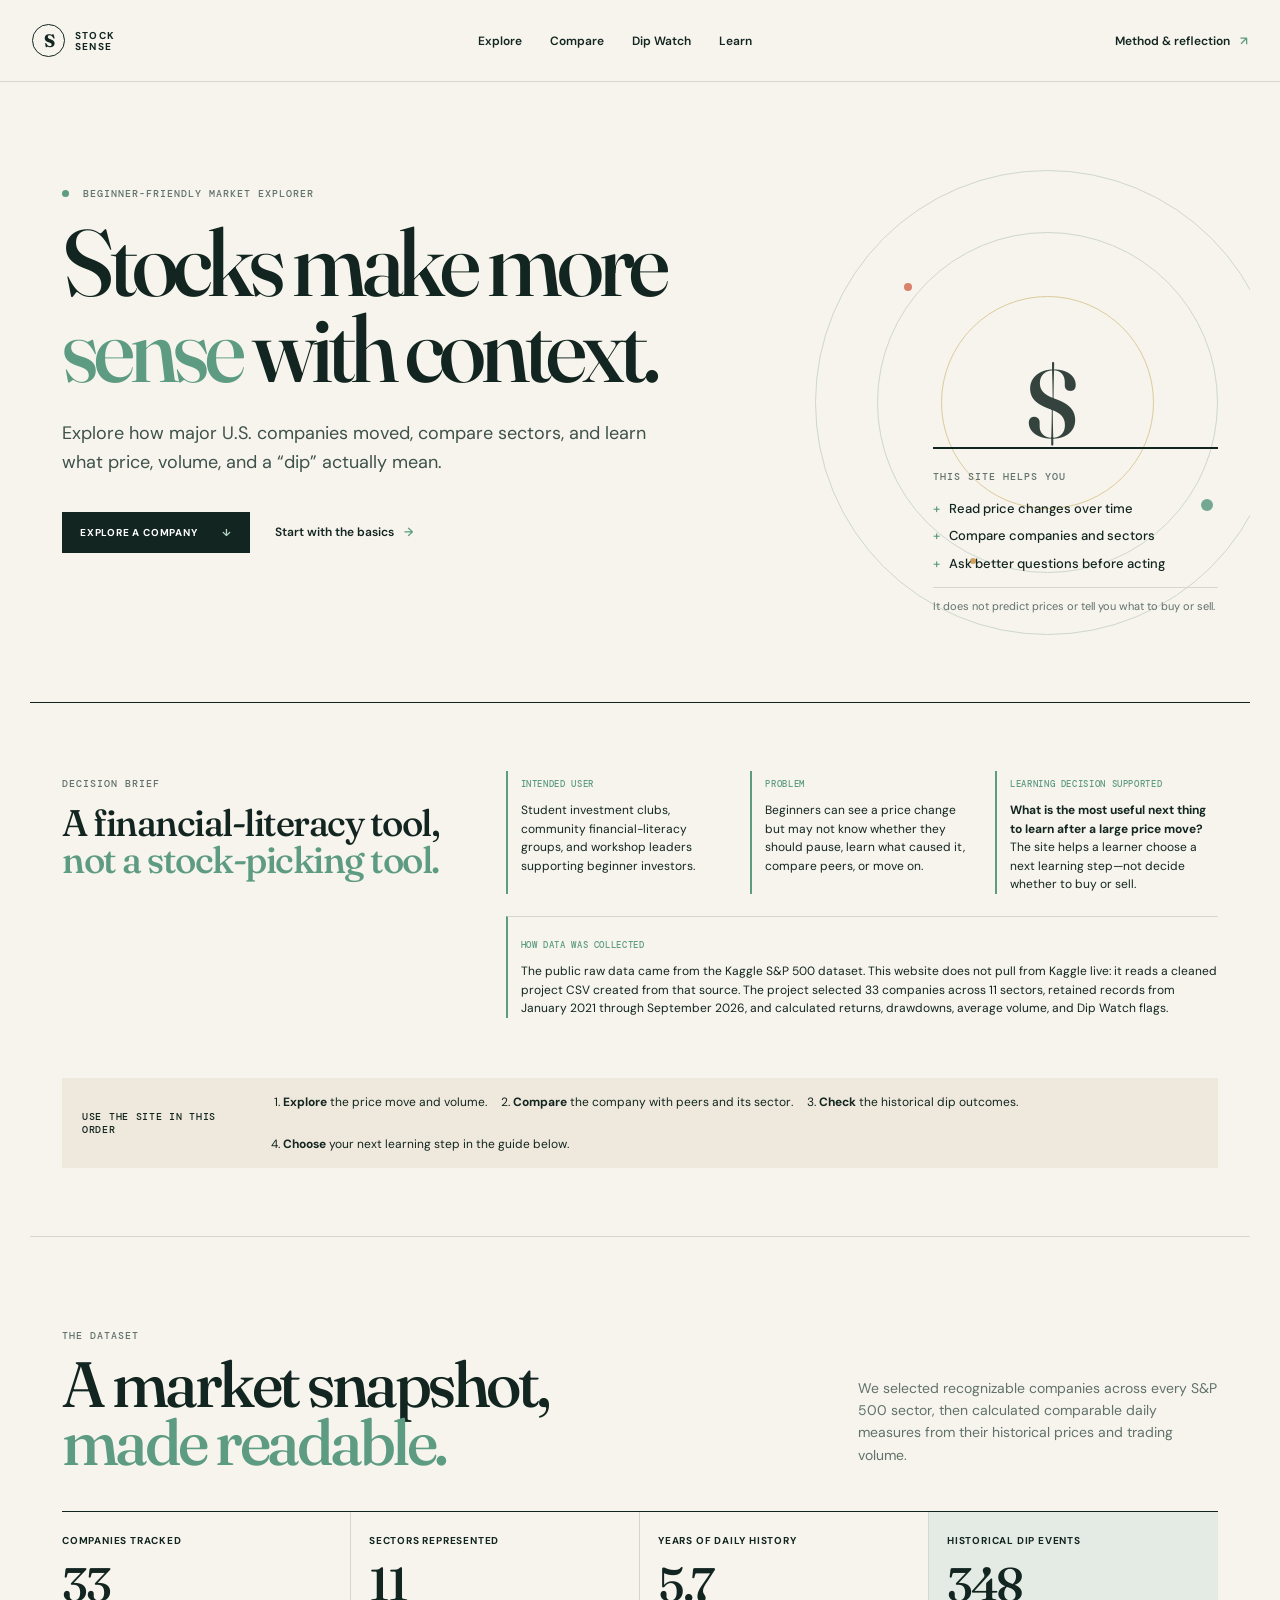
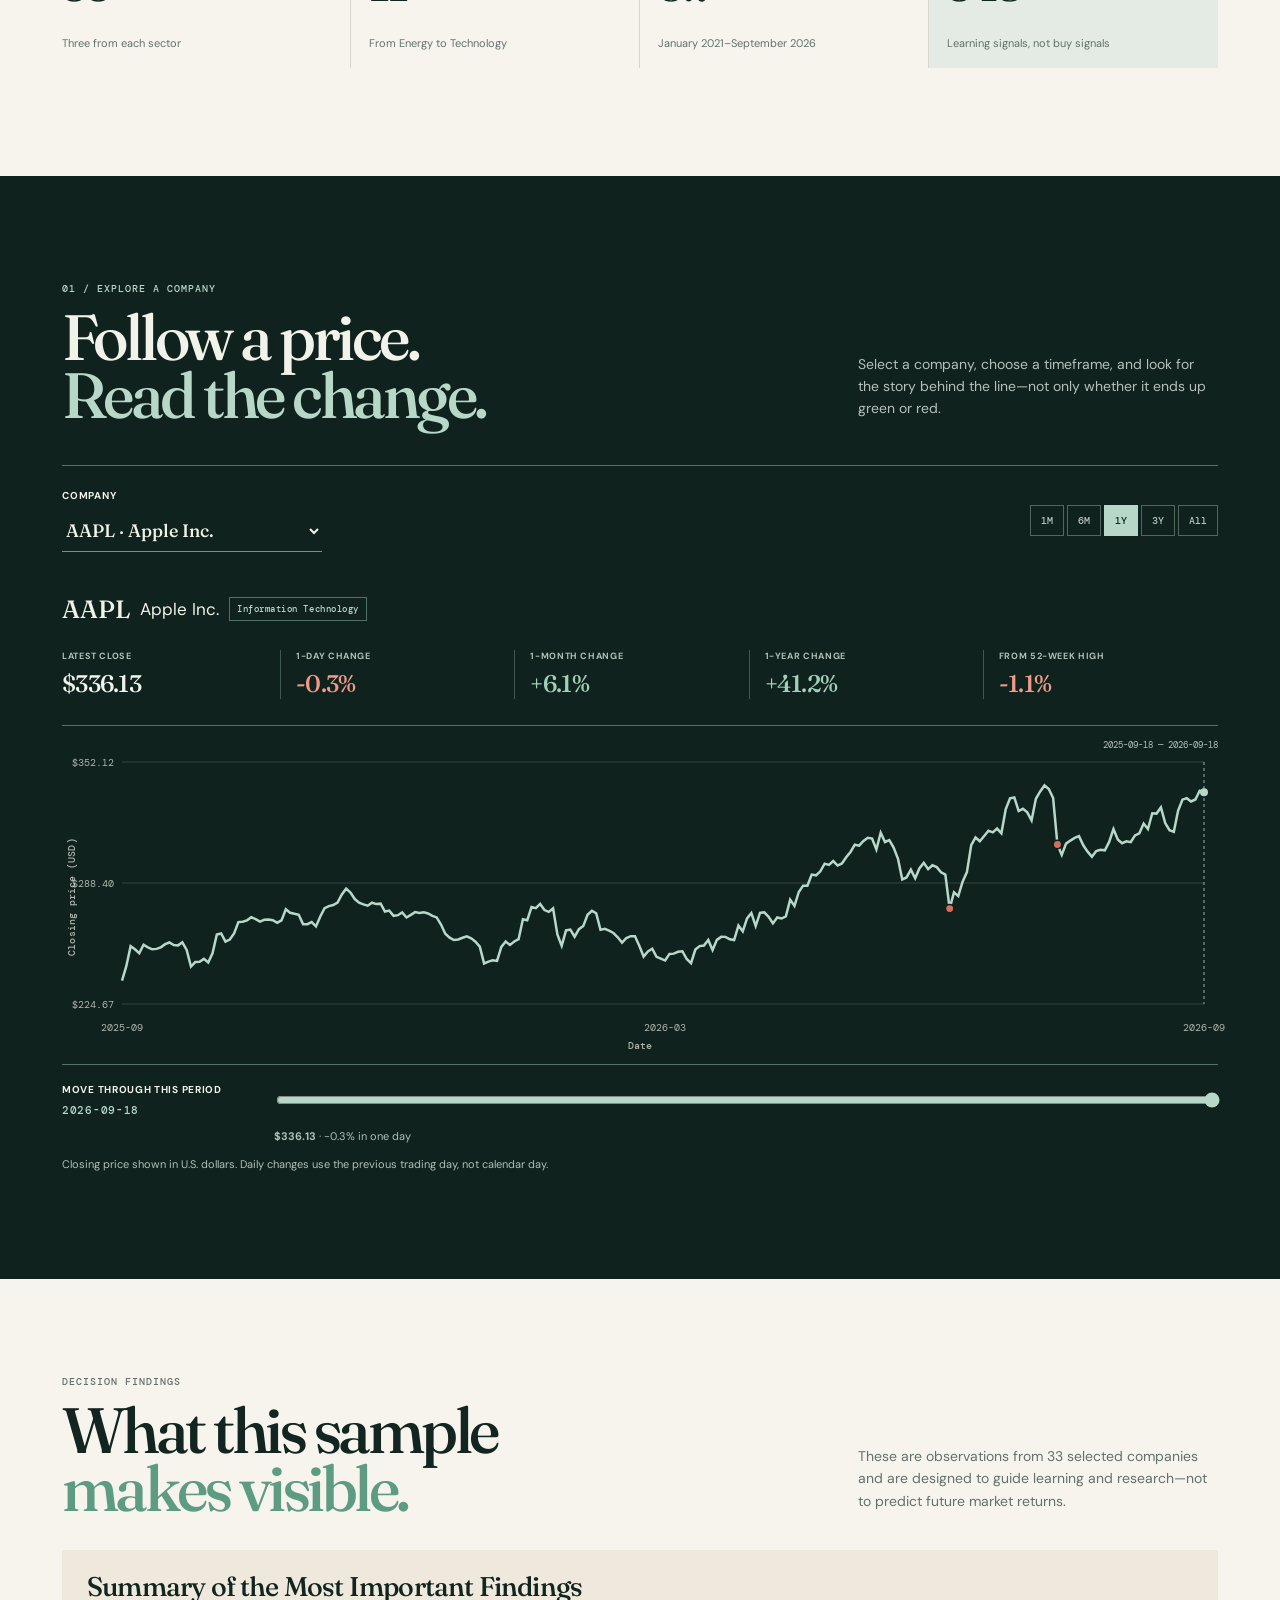
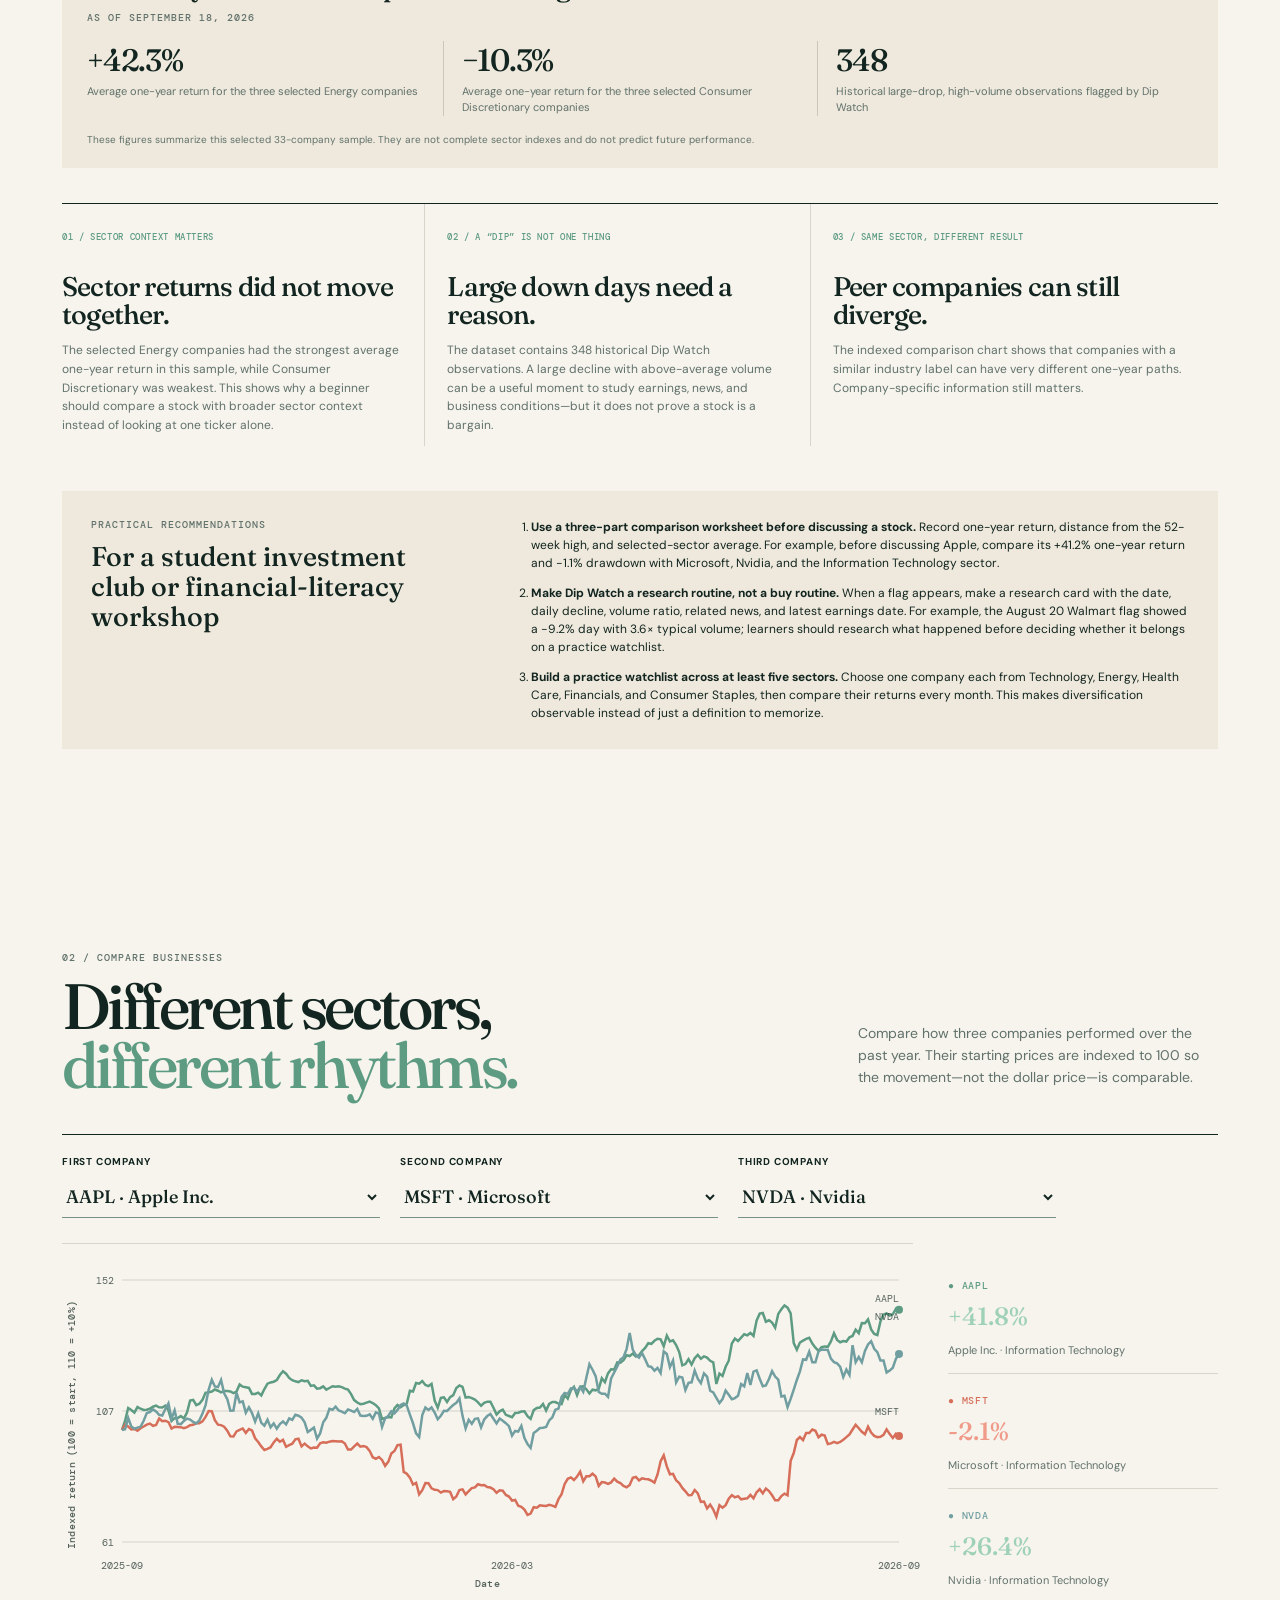
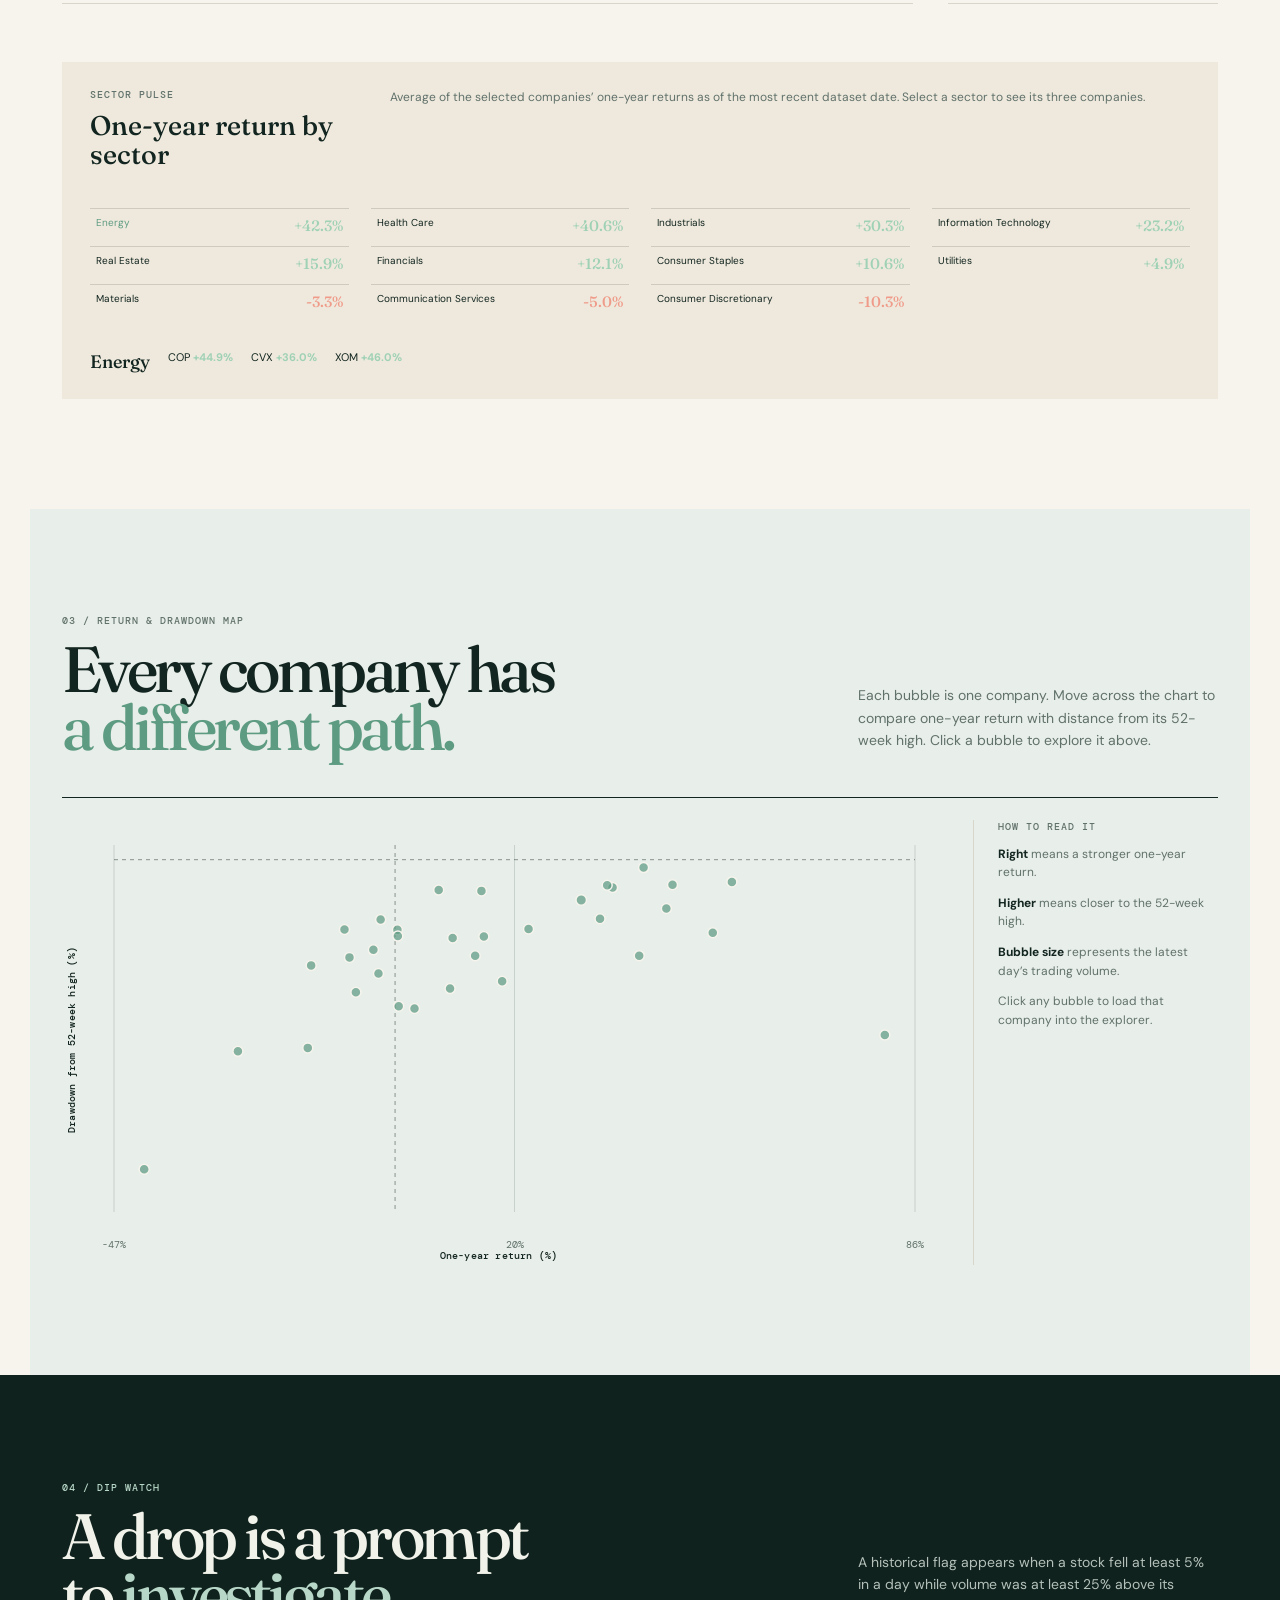
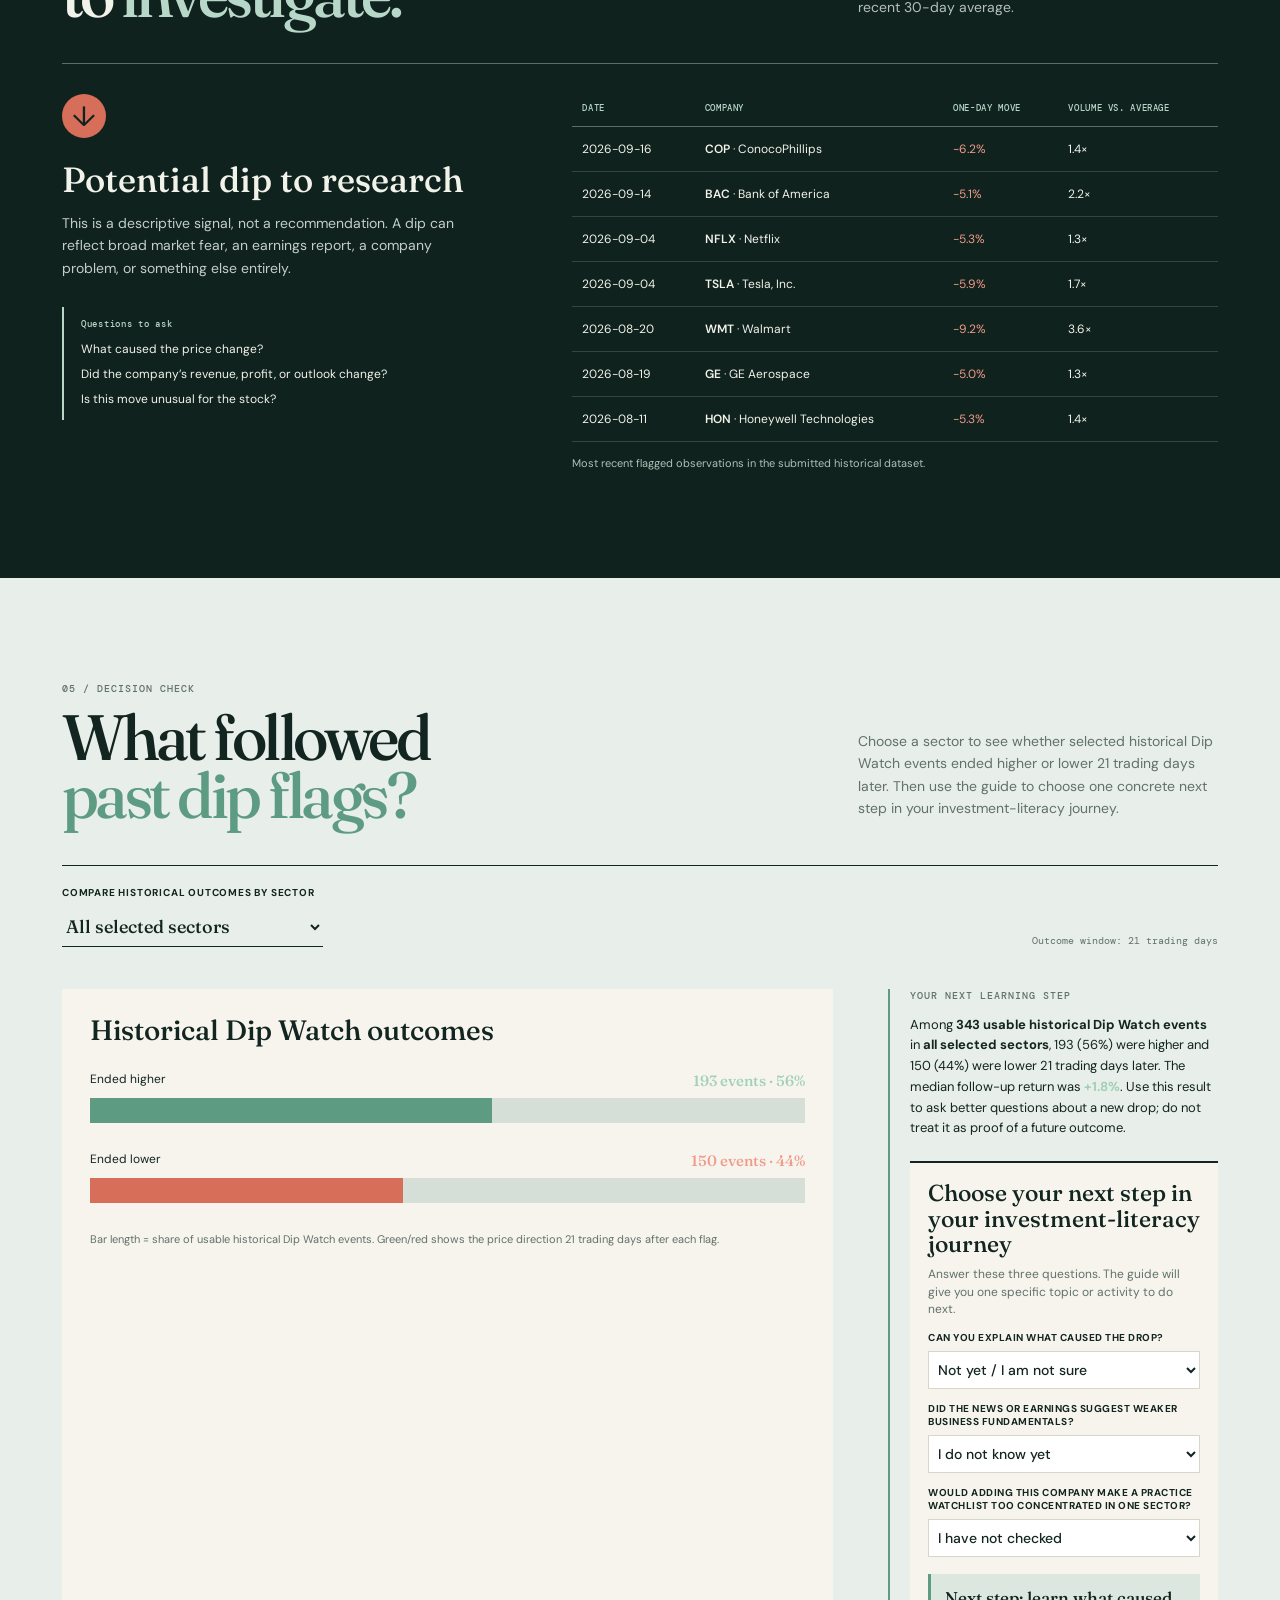
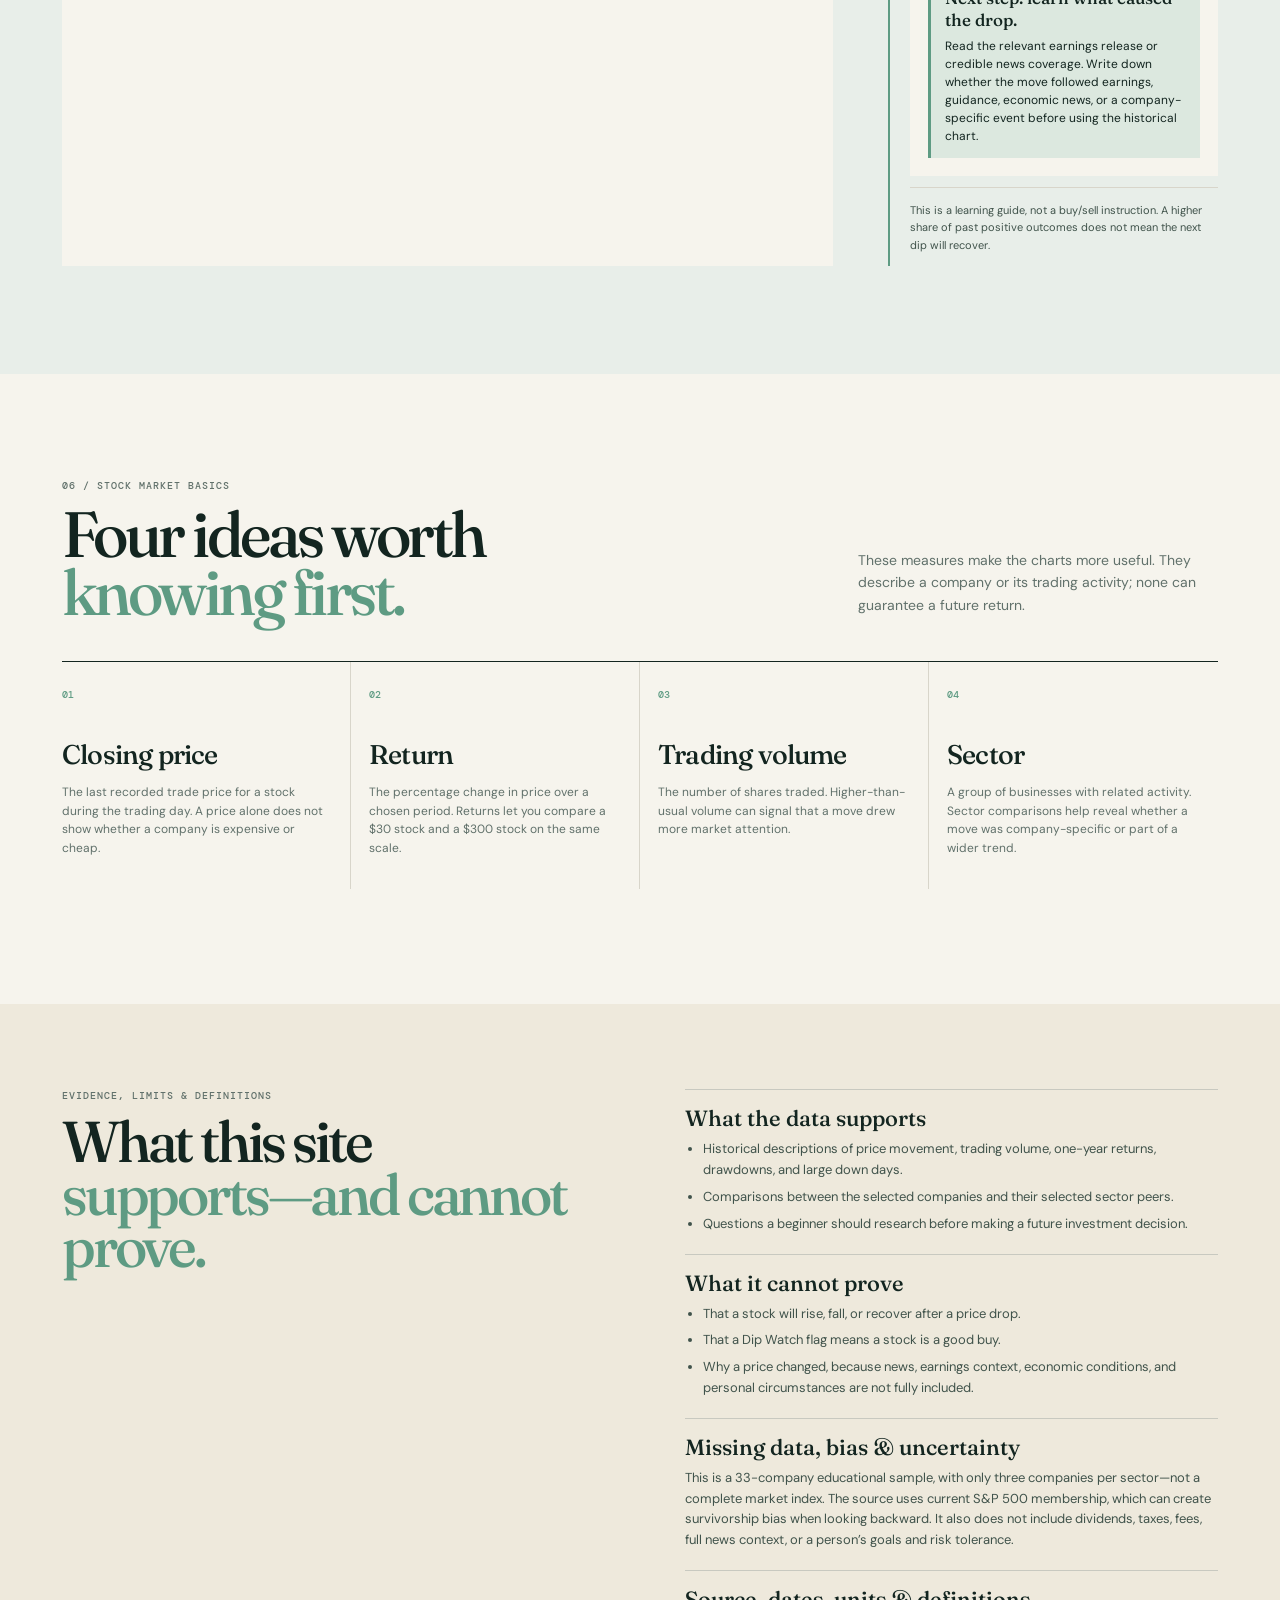
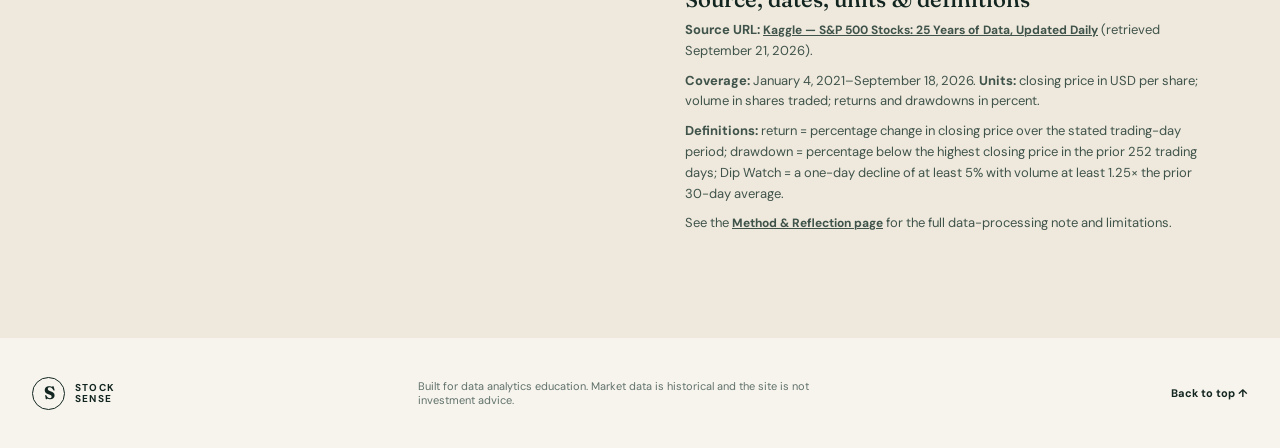
<file: DataDemo/index.html>
<!doctype html>
<html lang="en">
<head>
  <meta charset="UTF-8" />
  <meta name="viewport" content="width=device-width, initial-scale=1.0" />
  <meta name="description" content="A beginner-friendly guide to reading stock data and comparing S&P 500 companies." />
  <title>Stock Sense — Learn the market</title>
  <link rel="preconnect" href="https://fonts.googleapis.com" />
  <link rel="preconnect" href="https://fonts.gstatic.com" crossorigin />
  <link href="https://fonts.googleapis.com/css2?family=DM+Mono:wght@400;500&family=DM+Sans:opsz,wght@9..40,400;9..40,500;9..40,600;9..40,700&family=Fraunces:opsz,wght@9..144,500;9..144,600&display=swap" rel="stylesheet" />
  <link rel="stylesheet" href="styles.css" />
  <link rel="stylesheet" href="interactive.css" />
  <link rel="stylesheet" href="axis-title.css" />
  <link rel="stylesheet" href="assignment.css" />
  <link rel="stylesheet" href="site-compliance.css" />
  <link rel="stylesheet" href="findings-heading.css" />
</head>
<body>
  <header class="site-header">
    <a class="brand" href="#top"><span class="brand-mark">S</span><span>Stock<br />Sense</span></a>
    <nav aria-label="Main navigation"><a href="#explore">Explore</a><a href="#compare">Compare</a><a href="#dip-watch">Dip Watch</a><a href="#learn">Learn</a></nav>
    <a class="header-link" href="methodology.html">Method &amp; reflection <span>↗</span></a>
  </header>
  <main id="top">
    <section class="hero shell">
      <div class="hero-copy"><p class="eyebrow"><span class="pulse"></span> BEGINNER-FRIENDLY MARKET EXPLORER</p><h1>Stocks make more<br /><em>sense</em> with context.</h1><p class="lead">Explore how major U.S. companies moved, compare sectors, and learn what price, volume, and a “dip” actually mean.</p><div class="hero-actions"><a class="button button-dark" href="#explore">Explore a company <span>↓</span></a><a class="text-link" href="#learn">Start with the basics <span>→</span></a></div></div>
      <aside class="hero-note"><span class="eyebrow">THIS SITE HELPS YOU</span><ul><li>Read price changes over time</li><li>Compare companies and sectors</li><li>Ask better questions before acting</li></ul><p>It does not predict prices or tell you what to buy or sell.</p></aside>
      <div class="hero-mark" aria-hidden="true"><span>$</span><i></i><i></i><i></i></div>
    </section>
    <section class="snapshot shell" aria-labelledby="snapshot-title">
      <div class="section-intro compact"><div><p class="eyebrow">THE DATASET</p><h2 id="snapshot-title">A market snapshot,<br /><em>made readable.</em></h2></div><p>We selected recognizable companies across every S&amp;P 500 sector, then calculated comparable daily measures from their historical prices and trading volume.</p></div>
      <div class="metric-grid"><article><span>Companies tracked</span><strong id="companyCount">33</strong><small>Three from each sector</small></article><article><span>Sectors represented</span><strong id="sectorCount">11</strong><small>From Energy to Technology</small></article><article><span>Years of daily history</span><strong id="yearCount">5.7</strong><small>January 2021–September 2026</small></article><article class="accent"><span>Historical dip events</span><strong id="dipCount">348</strong><small>Learning signals, not buy signals</small></article></div>
    </section>
    <section class="explore-section" id="explore"><div class="shell">
      <div class="section-intro inverse"><div><p class="eyebrow">01 / EXPLORE A COMPANY</p><h2>Follow a price.<br /><em>Read the change.</em></h2></div><p>Select a company, choose a timeframe, and look for the story behind the line—not only whether it ends up green or red.</p></div>
      <div class="explorer"><div class="explorer-toolbar"><label class="select-label" for="companySelect">Company <select id="companySelect"></select></label><div class="range-buttons" role="group" aria-label="Chart timeframe"><button data-range="1m">1M</button><button data-range="6m">6M</button><button class="active" data-range="1y">1Y</button><button data-range="3y">3Y</button><button data-range="all">All</button></div></div><div class="company-line"><span class="symbol" id="selectedSymbol">AAPL</span><span id="selectedCompany">Apple Inc.</span><span class="sector-tag" id="selectedSector">Information Technology</span></div><div class="company-stats" aria-live="polite"><article><span>Latest close</span><strong id="latestClose">—</strong></article><article><span>1-day change</span><strong id="return1d">—</strong></article><article><span>1-month change</span><strong id="return1m">—</strong></article><article><span>1-year change</span><strong id="return1y">—</strong></article><article><span>From 52-week high</span><strong id="drawdown">—</strong></article></div><div class="chart-wrap"><svg id="priceChart" role="img" aria-labelledby="priceChartTitle priceChartDesc"><title id="priceChartTitle">Selected company closing price chart</title><desc id="priceChartDesc">Historical closing price for the selected company. Coral dots mark historical Dip Watch observations.</desc></svg><div class="chart-label" id="chartLabel"></div><div class="chart-tooltip" id="priceTooltip" hidden></div></div><div class="timeline-control"><label for="timelineSlider">Move through this period <span id="timelineDate">—</span></label><input id="timelineSlider" type="range" min="0" max="100" value="100" /><p id="timelineDetail">Drag the control or hover over the line to inspect a date. Coral dots are historical Dip Watch observations.</p></div><p class="chart-note">Closing price shown in U.S. dollars. Daily changes use the previous trading day, not calendar day.</p></div>
    </div></section>
    <section class="compare shell" id="compare"><div class="section-intro"><div><p class="eyebrow">02 / COMPARE BUSINESSES</p><h2>Different sectors,<br /><em>different rhythms.</em></h2></div><p>Compare how three companies performed over the past year. Their starting prices are indexed to 100 so the movement—not the dollar price—is comparable.</p></div><div class="comparison-controls"><label>First company <select id="compareA"></select></label><label>Second company <select id="compareB"></select></label><label>Third company <select id="compareC"></select></label></div><div class="compare-layout"><div class="chart-wrap compare-chart-wrap"><svg id="compareChart" role="img" aria-labelledby="compareChartTitle compareChartDesc"><title id="compareChartTitle">One-year indexed company comparison</title><desc id="compareChartDesc">Three selected companies rebased to 100 at the beginning of the period.</desc></svg><div class="chart-tooltip light" id="compareTooltip" hidden></div></div><aside class="compare-summary" id="compareSummary" aria-live="polite"></aside></div><div class="sector-panel"><div><p class="eyebrow">SECTOR PULSE</p><h3>One-year return by sector</h3></div><p>Average of the selected companies’ one-year returns as of the most recent dataset date. Select a sector to see its three companies.</p><div class="sector-list" id="sectorList"></div><div class="sector-insight" id="sectorInsight" aria-live="polite"></div></div></section>
    <section class="market-map shell" id="market-map"><div class="section-intro"><div><p class="eyebrow">03 / RETURN &amp; DRAWDOWN MAP</p><h2>Every company has<br /><em>a different path.</em></h2></div><p>Each bubble is one company. Move across the chart to compare one-year return with distance from its 52-week high. Click a bubble to explore it above.</p></div><div class="map-layout"><div class="map-chart-wrap"><svg id="marketMap" role="img" aria-labelledby="marketMapTitle marketMapDesc"><title id="marketMapTitle">Company return and drawdown map</title><desc id="marketMapDesc">Companies plotted by one-year percentage return and drawdown from their 52-week high.</desc></svg><div class="chart-tooltip light" id="mapTooltip" hidden></div></div><aside class="map-legend"><p class="eyebrow">HOW TO READ IT</p><p><b>Right</b> means a stronger one-year return.</p><p><b>Higher</b> means closer to the 52-week high.</p><p><b>Bubble size</b> represents the latest day’s trading volume.</p><p>Click any bubble to load that company into the explorer.</p></aside></div></section>
    <section class="dip-section" id="dip-watch"><div class="shell"><div class="section-intro inverse"><div><p class="eyebrow">04 / DIP WATCH</p><h2>A drop is a prompt<br />to <em>investigate.</em></h2></div><p>A historical flag appears when a stock fell at least 5% in a day while volume was at least 25% above its recent 30-day average.</p></div><div class="dip-layout"><div class="dip-explainer"><span class="signal-icon">↓</span><h3>Potential dip to research</h3><p>This is a descriptive signal, not a recommendation. A dip can reflect broad market fear, an earnings report, a company problem, or something else entirely.</p><div class="question-list"><span>Questions to ask</span><p>What caused the price change?</p><p>Did the company’s revenue, profit, or outlook change?</p><p>Is this move unusual for the stock?</p></div></div><div class="dip-table-wrap"><table><caption class="sr-only">Recent historical dip watch flags</caption><thead><tr><th>Date</th><th>Company</th><th>One-day move</th><th>Volume vs. average</th></tr></thead><tbody id="dipTable"></tbody></table><p class="table-note">Most recent flagged observations in the submitted historical dataset.</p></div></div></div></section>
    <section class="outcomes-section" id="outcomes"><div class="shell"><div class="section-intro"><div><p class="eyebrow">05 / DECISION CHECK</p><h2>What followed<br /><em>past dip flags?</em></h2></div><p>Choose a sector to see whether selected historical Dip Watch events ended higher or lower 21 trading days later. Then use the guide to choose one concrete next step in your investment-literacy journey.</p></div><div class="outcomes-controls"><label for="outcomeSector">Compare historical outcomes by sector<select id="outcomeSector"><option value="all">All selected sectors</option></select></label><span>Outcome window: 21 trading days</span></div><div class="outcomes-grid"><div class="outcome-chart" aria-labelledby="outcomeChartTitle"><h3 id="outcomeChartTitle">Historical Dip Watch outcomes</h3><div id="outcomeBars" aria-live="polite"></div></div><aside class="outcome-decision"><p class="eyebrow">YOUR NEXT LEARNING STEP</p><p id="outcomeSummary">Loading historical outcomes…</p><div class="decision-guide"><h3>Choose your next step in your investment-literacy journey</h3><p class="guide-intro">Answer these three questions. The guide will give you one specific topic or activity to do next.</p><label for="dipCause">Can you explain what caused the drop?<select id="dipCause"><option value="unknown">Not yet / I am not sure</option><option value="known">Yes, I found a credible explanation</option></select></label><label for="dipFundamentals">Did the news or earnings suggest weaker business fundamentals?<select id="dipFundamentals"><option value="unknown">I do not know yet</option><option value="yes">Yes</option><option value="no">No / not clearly</option></select></label><label for="dipConcentration">Would adding this company make a practice watchlist too concentrated in one sector?<select id="dipConcentration"><option value="unknown">I have not checked</option><option value="yes">Yes</option><option value="no">No</option></select></label><div class="decision-output" id="decisionOutput" aria-live="polite"><b>Next step: learn what caused the drop.</b><p>Read the relevant earnings release or credible news coverage before using the historical chart. The green/red outcome bars alone cannot tell you what to do.</p></div></div><p class="outcome-warning">This is a learning guide, not a buy/sell instruction. A higher share of past positive outcomes does not mean the next dip will recover.</p></aside></div></div></section>
    <section class="learn shell" id="learn"><div class="section-intro"><div><p class="eyebrow">06 / STOCK MARKET BASICS</p><h2>Four ideas worth<br /><em>knowing first.</em></h2></div><p>These measures make the charts more useful. They describe a company or its trading activity; none can guarantee a future return.</p></div><div class="learn-grid"><article><span>01</span><h3>Closing price</h3><p>The last recorded trade price for a stock during the trading day. A price alone does not show whether a company is expensive or cheap.</p></article><article><span>02</span><h3>Return</h3><p>The percentage change in price over a chosen period. Returns let you compare a $30 stock and a $300 stock on the same scale.</p></article><article><span>03</span><h3>Trading volume</h3><p>The number of shares traded. Higher-than-usual volume can signal that a move drew more market attention.</p></article><article><span>04</span><h3>Sector</h3><p>A group of businesses with related activity. Sector comparisons help reveal whether a move was company-specific or part of a wider trend.</p></article></div></section>
    <section class="method" id="method"><div class="shell method-grid"><div><p class="eyebrow">DATA &amp; METHODOLOGY</p><h2>What this site can<br /><em>and cannot</em> show.</h2></div><div><p>Source data: the “S&amp;P 500 Stocks: 25 Years of Data, Updated Daily” dataset on Kaggle, retrieved September 2026. This project uses 33 companies and daily observations from January 2021 to September 2026.</p><p>Returns compare each closing price with the close 1, 5, 21, or 252 trading days earlier. The Dip Watch flag requires a daily decline of 5% or more and volume at least 1.25× its rolling 30-day average.</p><p class="method-warning">Historical patterns do not predict future returns. This educational site is not financial, investment, tax, or legal advice.</p><a href="https://www.kaggle.com/datasets/darkmatternet/s-and-p-500-stocks-25-years-of-data-updated-daily" target="_blank" rel="noreferrer">View the source dataset ↗</a></div></div></section>
  </main>
  <footer><a class="brand" href="#top"><span class="brand-mark">S</span><span>Stock<br />Sense</span></a><p>Built for data analytics education. Market data is historical and the site is not investment advice.</p><a href="#top">Back to top ↑</a></footer>
  <script src="app.js?v=2"></script>
  <script src="map-axis-titles.js"></script>
  <script src="assignment-content.js?v=2"></script>
  <script src="site-compliance-enhancements.js"></script>
</body>
</html>
</file>
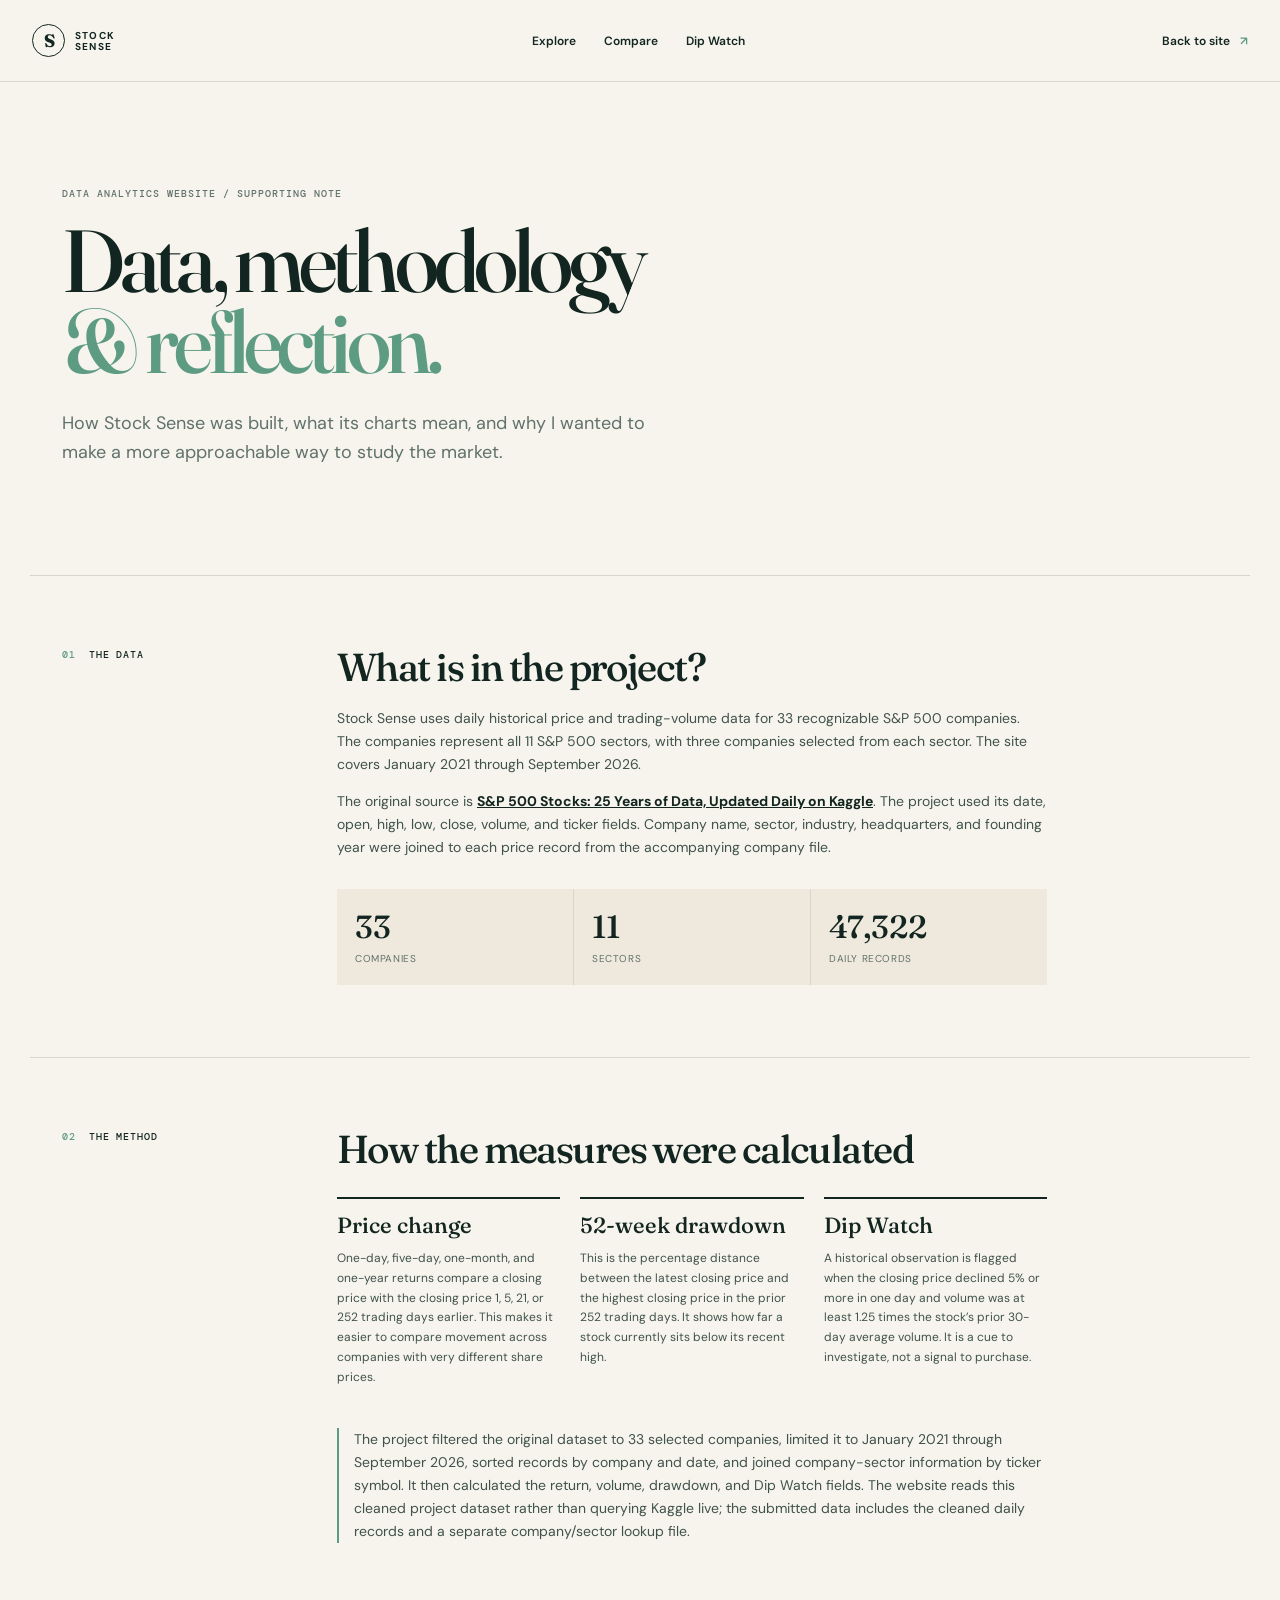
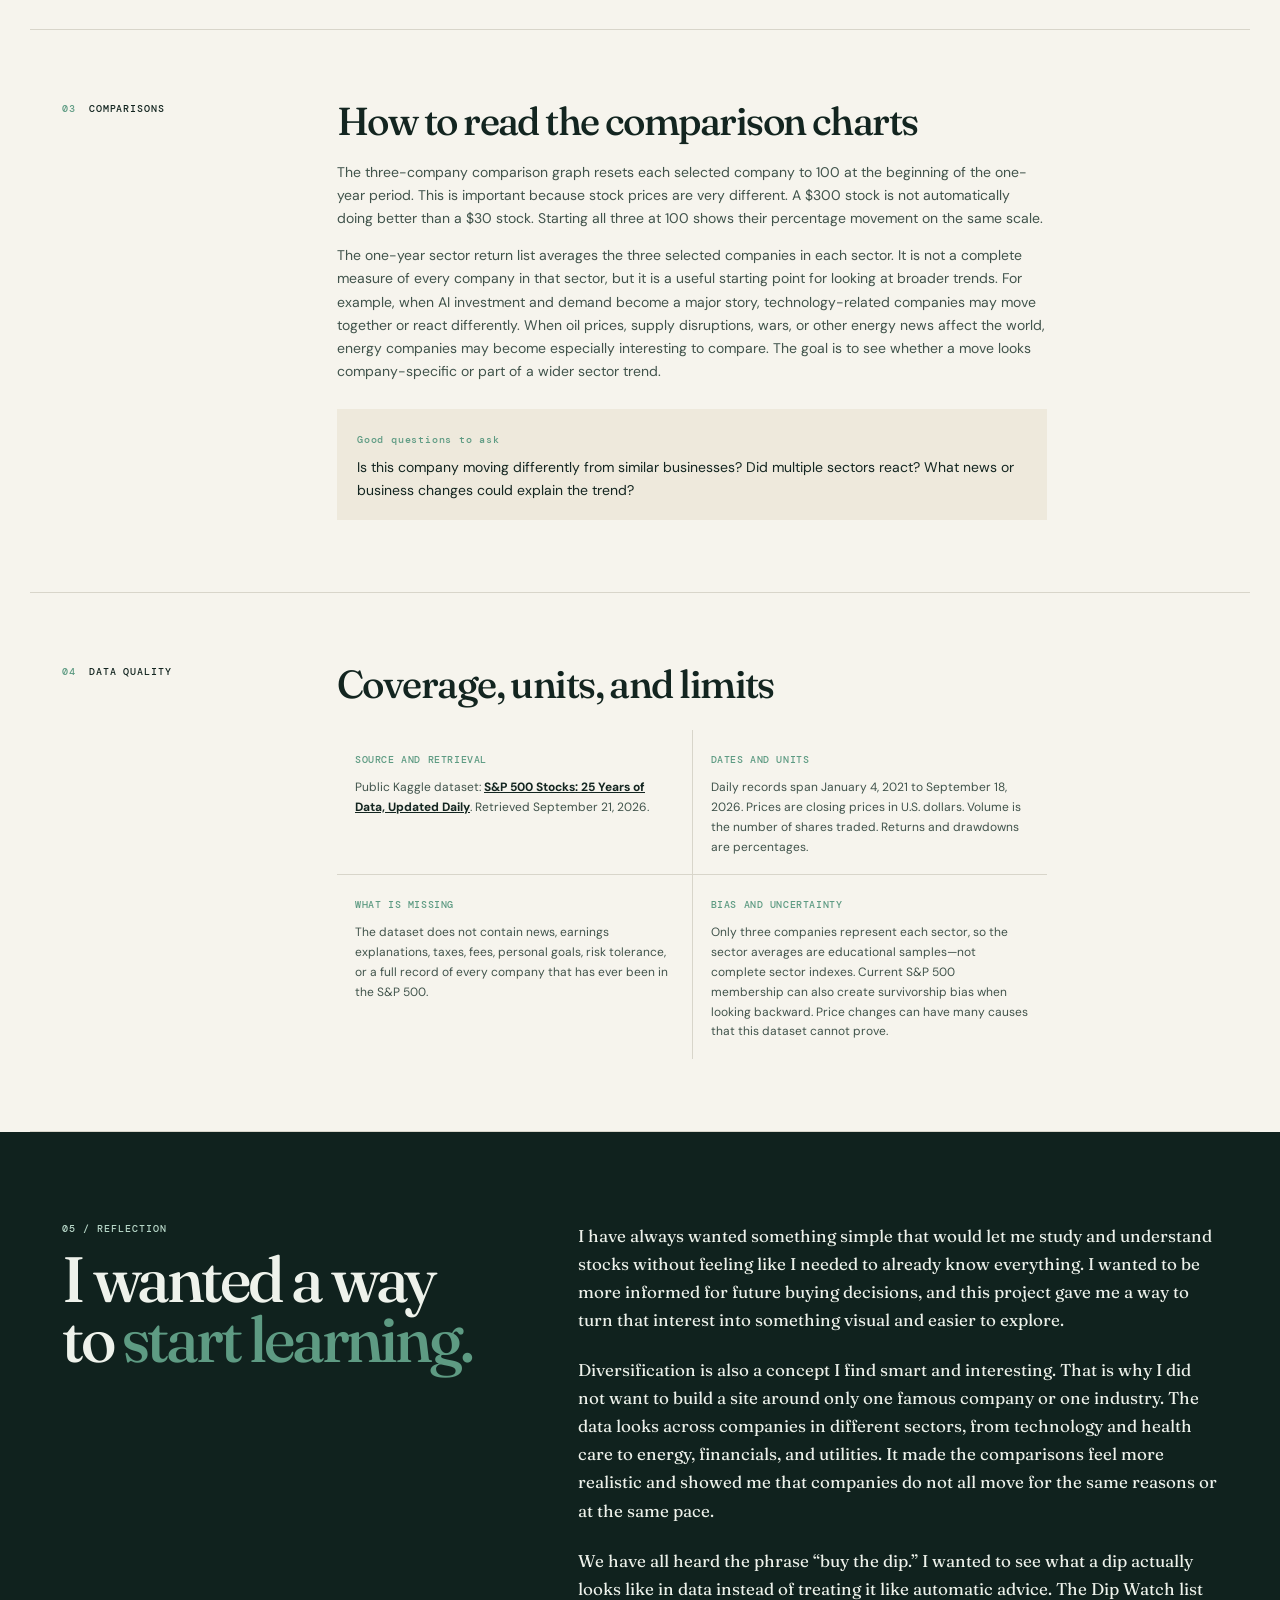
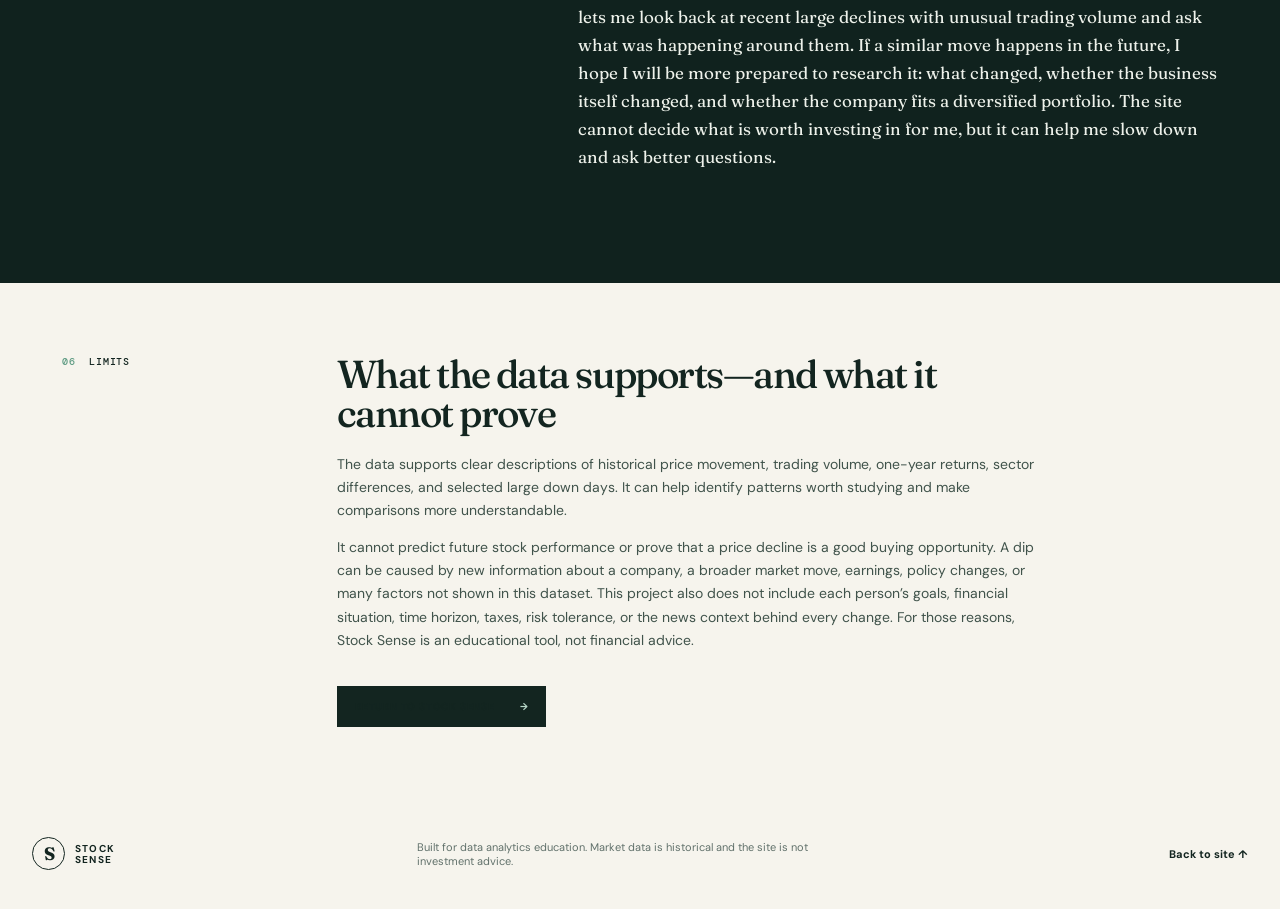
<file: DataDemo/methodology.html>
<!doctype html>
<html lang="en">
<head>
  <meta charset="UTF-8" />
  <meta name="viewport" content="width=device-width, initial-scale=1.0" />
  <meta name="description" content="Stock Sense data and methodology note, plus a personal reflection." />
  <title>Methodology & Reflection — Stock Sense</title>
  <link rel="preconnect" href="https://fonts.googleapis.com" />
  <link rel="preconnect" href="https://fonts.gstatic.com" crossorigin />
  <link href="https://fonts.googleapis.com/css2?family=DM+Mono:wght@400;500&family=DM+Sans:opsz,wght@9..40,400;9..40,500;9..40,600;9..40,700&family=Fraunces:opsz,wght@9..144,500;9..144,600&display=swap" rel="stylesheet" />
  <link rel="stylesheet" href="styles.css" />
  <link rel="stylesheet" href="methodology.css" />
  <link rel="stylesheet" href="methodology-extra.css" />
  <link rel="stylesheet" href="methodology-requirements.css" />
</head>
<body>
  <header class="site-header"><a class="brand" href="index.html"><span class="brand-mark">S</span><span>Stock<br />Sense</span></a><nav aria-label="Main navigation"><a href="index.html#explore">Explore</a><a href="index.html#compare">Compare</a><a href="index.html#dip-watch">Dip Watch</a></nav><a class="header-link" href="index.html">Back to site <span>↗</span></a></header>
  <main>
    <section class="note-hero shell"><p class="eyebrow">DATA ANALYTICS WEBSITE / SUPPORTING NOTE</p><h1>Data, methodology<br /><em>&amp; reflection.</em></h1><p class="note-lead">How Stock Sense was built, what its charts mean, and why I wanted to make a more approachable way to study the market.</p></section>
    <section class="note-section shell"><div class="note-label"><span>01</span><p>THE DATA</p></div><div class="note-content"><h2>What is in the project?</h2><p>Stock Sense uses daily historical price and trading-volume data for 33 recognizable S&amp;P 500 companies. The companies represent all 11 S&amp;P 500 sectors, with three companies selected from each sector. The site covers January 2021 through September 2026.</p><p>The original source is <a href="https://www.kaggle.com/datasets/darkmatternet/s-and-p-500-stocks-25-years-of-data-updated-daily" target="_blank" rel="noreferrer">S&amp;P 500 Stocks: 25 Years of Data, Updated Daily on Kaggle</a>. The project used its date, open, high, low, close, volume, and ticker fields. Company name, sector, industry, headquarters, and founding year were joined to each price record from the accompanying company file.</p><div class="method-facts"><div><span>33</span><small>Companies</small></div><div><span>11</span><small>Sectors</small></div><div><span>47,322</span><small>Daily records</small></div></div></div></section>
    <section class="note-section shell"><div class="note-label"><span>02</span><p>THE METHOD</p></div><div class="note-content"><h2>How the measures were calculated</h2><div class="method-grid-note"><article><h3>Price change</h3><p>One-day, five-day, one-month, and one-year returns compare a closing price with the closing price 1, 5, 21, or 252 trading days earlier. This makes it easier to compare movement across companies with very different share prices.</p></article><article><h3>52-week drawdown</h3><p>This is the percentage distance between the latest closing price and the highest closing price in the prior 252 trading days. It shows how far a stock currently sits below its recent high.</p></article><article><h3>Dip Watch</h3><p>A historical observation is flagged when the closing price declined 5% or more in one day and volume was at least 1.25 times the stock’s prior 30-day average volume. It is a cue to investigate, not a signal to purchase.</p></article></div><p class="source-note">Data were processed into a smaller website dataset so the project is easier to load, inspect, and explain. The submitted data includes the cleaned daily records and a separate company/sector lookup file.</p></div></section>
    <section class="reflection"><div class="shell reflection-grid"><div><p class="eyebrow">03 / REFLECTION</p><h2>I wanted a way<br />to <em>start learning.</em></h2></div><div class="reflection-copy"><p>I have always wanted something simple that would let me study and understand stocks without feeling like I needed to already know everything. I wanted to be more informed for future buying decisions, and this project gave me a way to turn that interest into something visual and easier to explore.</p><p>Diversification is also a concept I find smart and interesting. That is why I did not want to build a site around only one famous company or one industry. The data looks across companies in different sectors, from technology and health care to energy, financials, and utilities. It made the comparisons feel more realistic and showed me that companies do not all move for the same reasons or at the same pace.</p><p>We have all heard the phrase “buy the dip.” I wanted to see what a dip actually looks like in data instead of treating it like automatic advice. The Dip Watch list lets me look back at recent large declines with unusual trading volume and ask what was happening around them. If a similar move happens in the future, I hope I will be more prepared to research it: what changed, whether the business itself changed, and whether the company fits a diversified portfolio. The site cannot decide what is worth investing in for me, but it can help me slow down and ask better questions.</p></div></div></section>
    <section class="note-section shell limitations"><div class="note-label"><span>04</span><p>LIMITS</p></div><div class="note-content"><h2>What the data supports—and what it cannot prove</h2><p>The data supports clear descriptions of historical price movement, trading volume, one-year returns, sector differences, and selected large down days. It can help identify patterns worth studying and make comparisons more understandable.</p><p>It cannot predict future stock performance or prove that a price decline is a good buying opportunity. A dip can be caused by new information about a company, a broader market move, earnings, policy changes, or many factors not shown in this dataset. This project also does not include each person’s goals, financial situation, time horizon, taxes, risk tolerance, or the news context behind every change. For those reasons, Stock Sense is an educational tool, not financial advice.</p><a class="button button-dark" href="index.html">Return to Stock Sense <span>→</span></a></div></section>
  </main>
  <footer><a class="brand" href="index.html"><span class="brand-mark">S</span><span>Stock<br />Sense</span></a><p>Built for data analytics education. Market data is historical and the site is not investment advice.</p><a href="index.html">Back to site ↑</a></footer>
  <script src="methodology-extra.js"></script>
  <script src="methodology-requirements.js"></script>
</body>
</html>
</file>
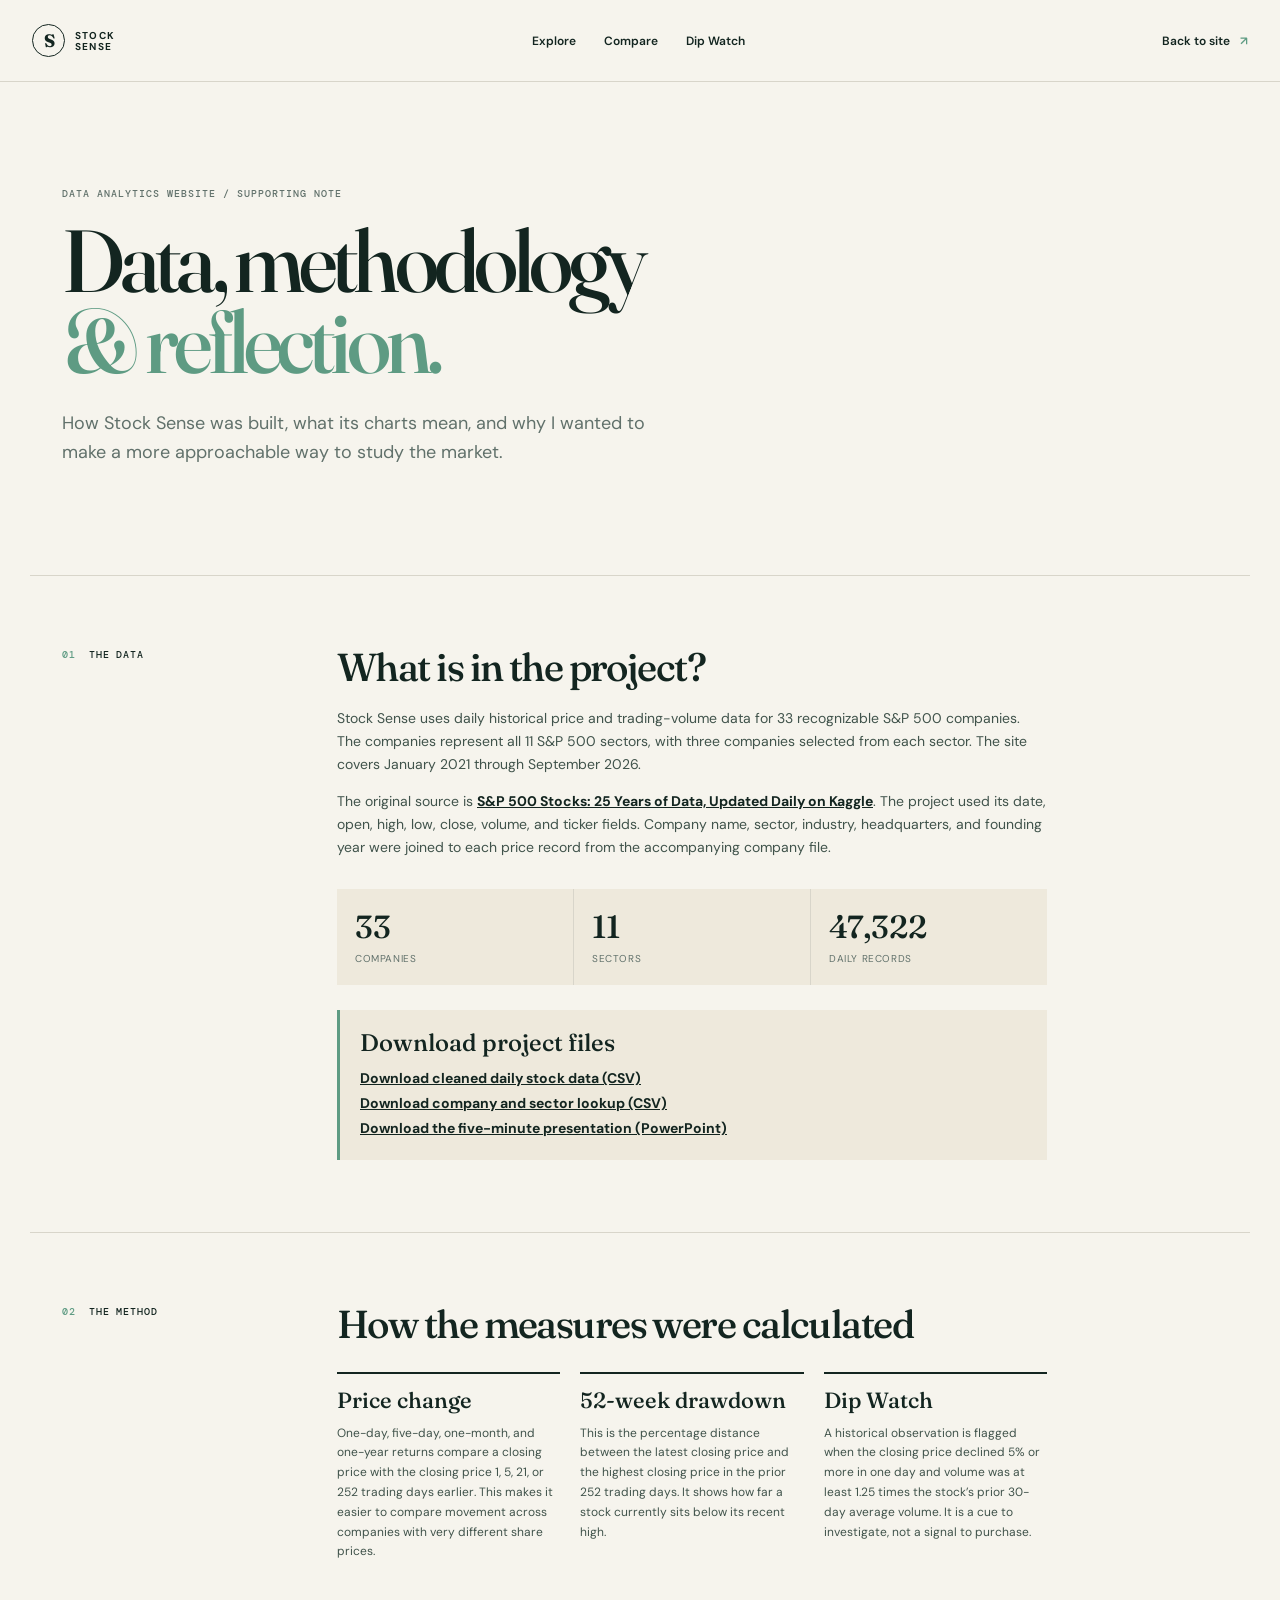
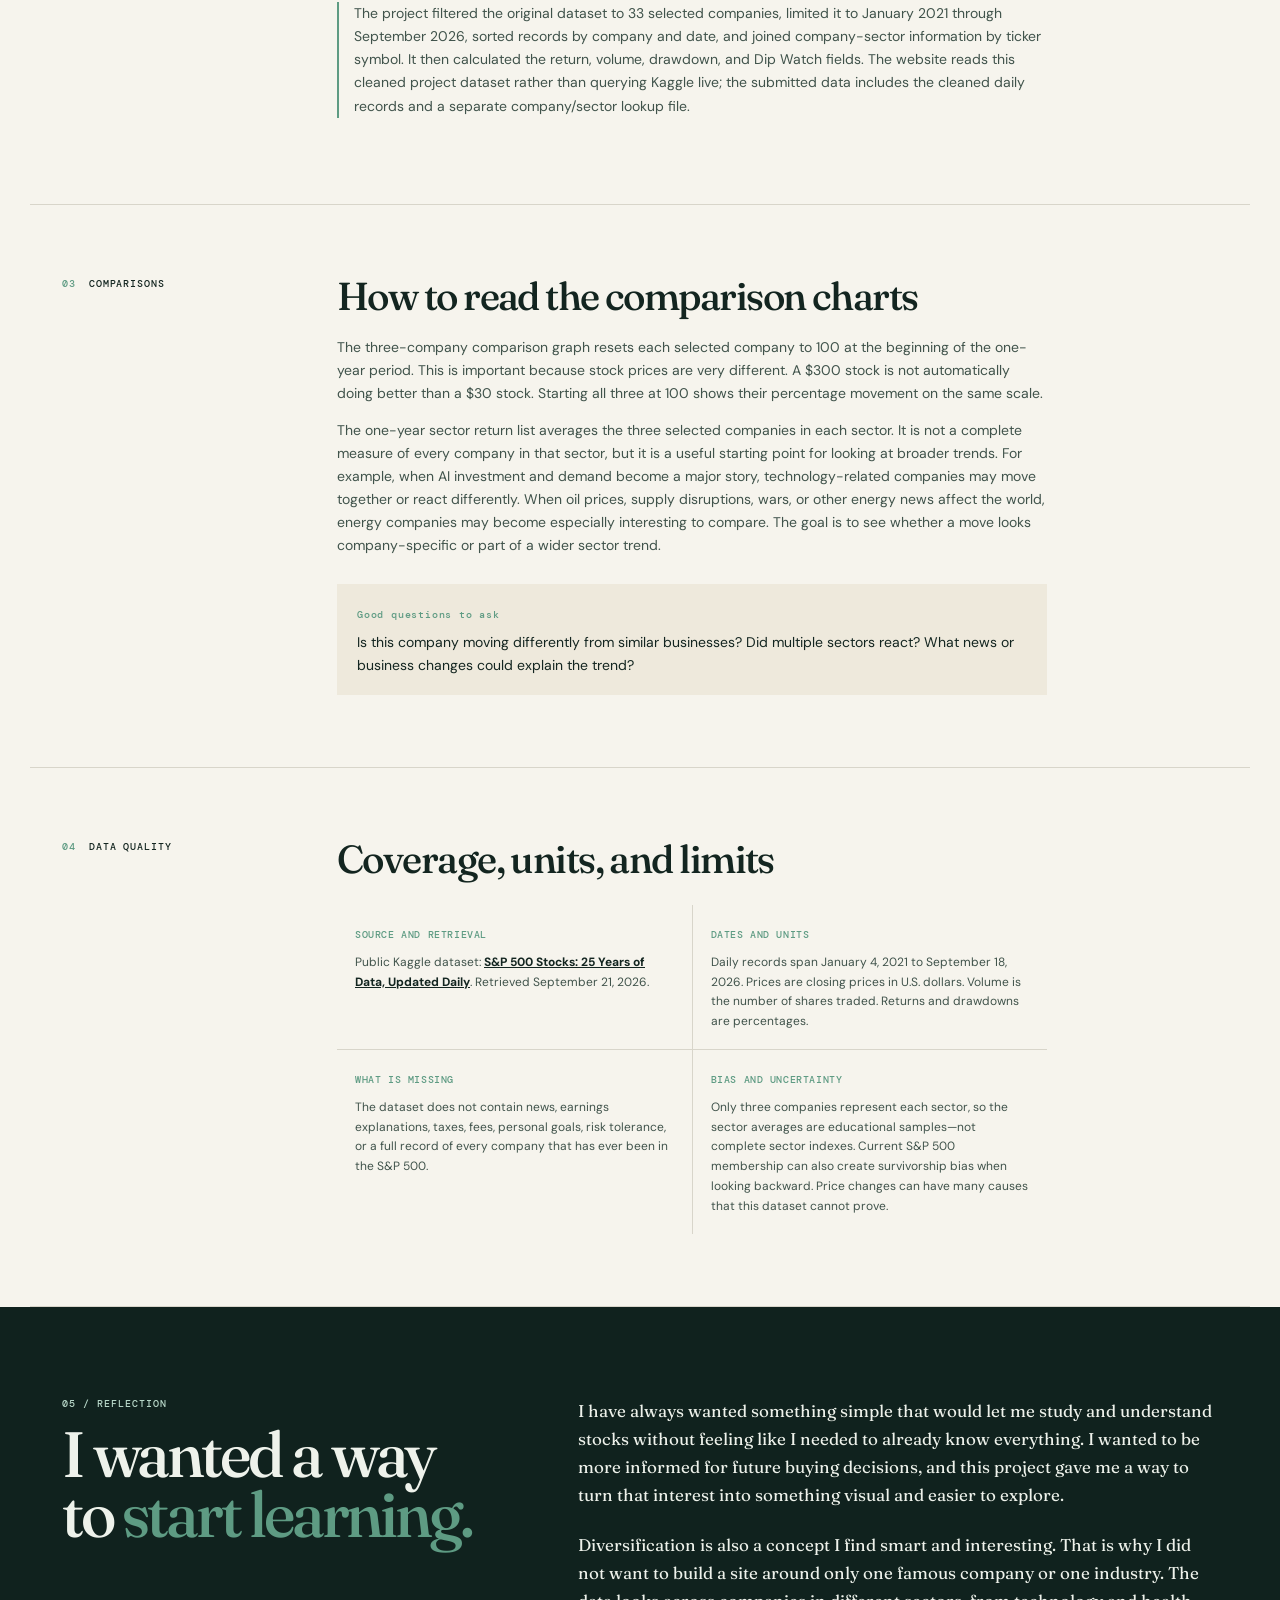
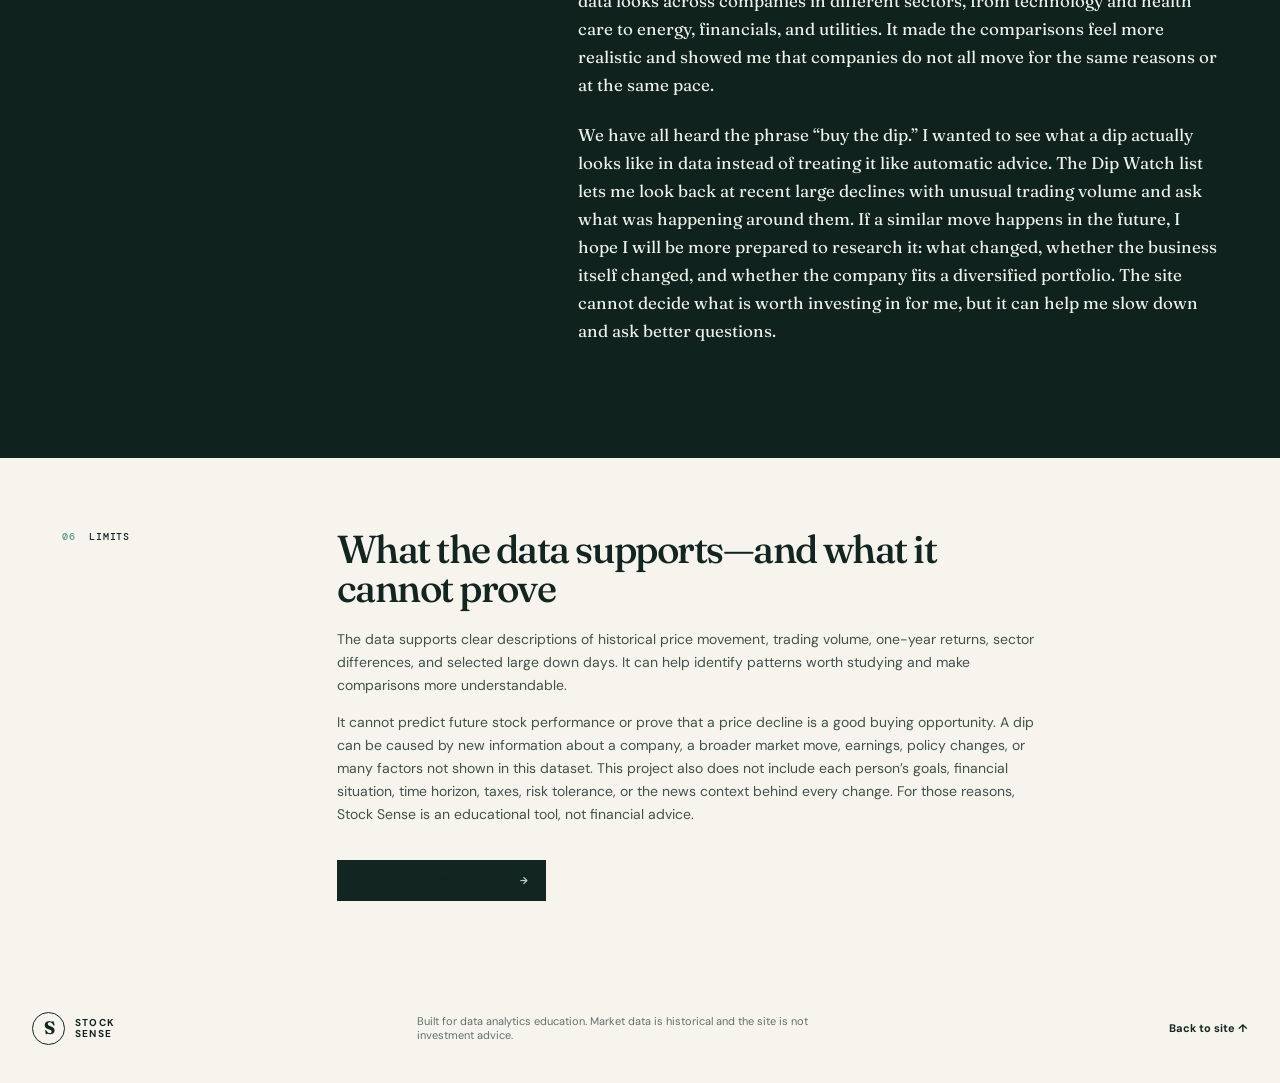
<file: website (Stock Sense)/methodology.html>
<!doctype html>
<html lang="en">
<head>
  <meta charset="UTF-8" />
  <meta name="viewport" content="width=device-width, initial-scale=1.0" />
  <meta name="description" content="Stock Sense data and methodology note, plus a personal reflection." />
  <title>Methodology & Reflection — Stock Sense</title>
  <link rel="preconnect" href="https://fonts.googleapis.com" />
  <link rel="preconnect" href="https://fonts.gstatic.com" crossorigin />
  <link href="https://fonts.googleapis.com/css2?family=DM+Mono:wght@400;500&family=DM+Sans:opsz,wght@9..40,400;9..40,500;9..40,600;9..40,700&family=Fraunces:opsz,wght@9..144,500;9..144,600&display=swap" rel="stylesheet" />
  <link rel="stylesheet" href="styles.css" />
  <link rel="stylesheet" href="methodology.css" />
  <link rel="stylesheet" href="methodology-extra.css" />
  <link rel="stylesheet" href="methodology-requirements.css" />
</head>
<body>
  <header class="site-header"><a class="brand" href="index.html"><span class="brand-mark">S</span><span>Stock<br />Sense</span></a><nav aria-label="Main navigation"><a href="index.html#explore">Explore</a><a href="index.html#compare">Compare</a><a href="index.html#dip-watch">Dip Watch</a></nav><a class="header-link" href="index.html">Back to site <span>↗</span></a></header>
  <main>
    <section class="note-hero shell"><p class="eyebrow">DATA ANALYTICS WEBSITE / SUPPORTING NOTE</p><h1>Data, methodology<br /><em>&amp; reflection.</em></h1><p class="note-lead">How Stock Sense was built, what its charts mean, and why I wanted to make a more approachable way to study the market.</p></section>
    <section class="note-section shell"><div class="note-label"><span>01</span><p>THE DATA</p></div><div class="note-content"><h2>What is in the project?</h2><p>Stock Sense uses daily historical price and trading-volume data for 33 recognizable S&amp;P 500 companies. The companies represent all 11 S&amp;P 500 sectors, with three companies selected from each sector. The site covers January 2021 through September 2026.</p><p>The original source is <a href="https://www.kaggle.com/datasets/darkmatternet/s-and-p-500-stocks-25-years-of-data-updated-daily" target="_blank" rel="noreferrer">S&amp;P 500 Stocks: 25 Years of Data, Updated Daily on Kaggle</a>. The project used its date, open, high, low, close, volume, and ticker fields. Company name, sector, industry, headquarters, and founding year were joined to each price record from the accompanying company file.</p><div class="method-facts"><div><span>33</span><small>Companies</small></div><div><span>11</span><small>Sectors</small></div><div><span>47,322</span><small>Daily records</small></div></div><div class="deliverable-links"><h3>Download project files</h3><p><a href="data%20%28csv%20files%29/stock_sense_data.csv" download>Download cleaned daily stock data (CSV)</a><br /><a href="data%20%28csv%20files%29/stock_sense_companies.csv" download>Download company and sector lookup (CSV)</a><br /><a href="deliverables/Stock_Sense_PS1_Presentation.pptx" download>Download the five-minute presentation (PowerPoint)</a></p></div></div></section>
    <section class="note-section shell"><div class="note-label"><span>02</span><p>THE METHOD</p></div><div class="note-content"><h2>How the measures were calculated</h2><div class="method-grid-note"><article><h3>Price change</h3><p>One-day, five-day, one-month, and one-year returns compare a closing price with the closing price 1, 5, 21, or 252 trading days earlier. This makes it easier to compare movement across companies with very different share prices.</p></article><article><h3>52-week drawdown</h3><p>This is the percentage distance between the latest closing price and the highest closing price in the prior 252 trading days. It shows how far a stock currently sits below its recent high.</p></article><article><h3>Dip Watch</h3><p>A historical observation is flagged when the closing price declined 5% or more in one day and volume was at least 1.25 times the stock’s prior 30-day average volume. It is a cue to investigate, not a signal to purchase.</p></article></div><p class="source-note">Data were processed into a smaller website dataset so the project is easier to load, inspect, and explain. The submitted data includes the cleaned daily records and a separate company/sector lookup file.</p></div></section>
    <section class="reflection"><div class="shell reflection-grid"><div><p class="eyebrow">03 / REFLECTION</p><h2>I wanted a way<br />to <em>start learning.</em></h2></div><div class="reflection-copy"><p>I have always wanted something simple that would let me study and understand stocks without feeling like I needed to already know everything. I wanted to be more informed for future buying decisions, and this project gave me a way to turn that interest into something visual and easier to explore.</p><p>Diversification is also a concept I find smart and interesting. That is why I did not want to build a site around only one famous company or one industry. The data looks across companies in different sectors, from technology and health care to energy, financials, and utilities. It made the comparisons feel more realistic and showed me that companies do not all move for the same reasons or at the same pace.</p><p>We have all heard the phrase “buy the dip.” I wanted to see what a dip actually looks like in data instead of treating it like automatic advice. The Dip Watch list lets me look back at recent large declines with unusual trading volume and ask what was happening around them. If a similar move happens in the future, I hope I will be more prepared to research it: what changed, whether the business itself changed, and whether the company fits a diversified portfolio. The site cannot decide what is worth investing in for me, but it can help me slow down and ask better questions.</p></div></div></section>
    <section class="note-section shell limitations"><div class="note-label"><span>04</span><p>LIMITS</p></div><div class="note-content"><h2>What the data supports—and what it cannot prove</h2><p>The data supports clear descriptions of historical price movement, trading volume, one-year returns, sector differences, and selected large down days. It can help identify patterns worth studying and make comparisons more understandable.</p><p>It cannot predict future stock performance or prove that a price decline is a good buying opportunity. A dip can be caused by new information about a company, a broader market move, earnings, policy changes, or many factors not shown in this dataset. This project also does not include each person’s goals, financial situation, time horizon, taxes, risk tolerance, or the news context behind every change. For those reasons, Stock Sense is an educational tool, not financial advice.</p><a class="button button-dark" href="index.html">Return to Stock Sense <span>→</span></a></div></section>
  </main>
  <footer><a class="brand" href="index.html"><span class="brand-mark">S</span><span>Stock<br />Sense</span></a><p>Built for data analytics education. Market data is historical and the site is not investment advice.</p><a href="index.html">Back to site ↑</a></footer>
  <script src="methodology-extra.js"></script>
  <script src="methodology-requirements.js"></script>
</body>
</html>
</file>
<file: DataDemo/styles.css>
:root{--ink:#132520;--night:#10221e;--paper:#f6f4ed;--cream:#eee9dc;--line:#d8d5ca;--muted:#61716b;--green:#5e9b83;--mint:#b7d7c8;--coral:#d66e59;--sky:#719ea0}*{box-sizing:border-box}html{scroll-behavior:smooth}body{margin:0;background:var(--paper);color:var(--ink);font-family:"DM Sans",Arial,sans-serif}.shell{max-width:1220px;margin:0 auto;padding-left:32px;padding-right:32px}.site-header{max-width:1284px;height:82px;margin:auto;padding:0 32px;border-bottom:1px solid var(--line);display:flex;align-items:center;justify-content:space-between}.brand{display:flex;align-items:center;gap:10px;color:inherit;text-decoration:none;font-size:10px;font-weight:700;letter-spacing:.12em;line-height:1.1;text-transform:uppercase}.brand-mark{width:33px;height:33px;border:1px solid currentColor;border-radius:50%;display:grid;place-items:center;font-family:Fraunces,Georgia,serif;font-size:18px;letter-spacing:-.08em}.site-header nav{display:flex;gap:28px}.site-header nav a,.header-link,.text-link{color:inherit;text-decoration:none;font-size:12px;font-weight:600}.header-link span,.text-link span{color:var(--green);margin-left:7px}.hero{min-height:620px;padding-top:105px;position:relative;overflow:hidden}.hero-copy{max-width:700px;position:relative;z-index:1}.eyebrow{font:500 10px "DM Mono",monospace;letter-spacing:.1em;color:var(--muted);margin:0;text-transform:uppercase}.pulse{width:7px;height:7px;display:inline-block;border-radius:50%;background:var(--green);margin-right:7px}.hero h1,.section-intro h2,.method h2{font:500 clamp(55px,7.5vw,94px)/.91 Fraunces,Georgia,serif;letter-spacing:-.055em;margin:20px 0 28px}.hero h1 em,.section-intro h2 em,.method h2 em{color:var(--green);font-style:normal}.lead{font-size:18px;line-height:1.6;max-width:585px;color:#3e514a}.hero-actions{display:flex;gap:25px;align-items:center;margin-top:35px}.button{padding:14px 18px;text-decoration:none;text-transform:uppercase;font-size:10px;font-weight:700;letter-spacing:.08em}.button-dark{background:var(--ink);color:#fff}.button span{color:var(--mint);margin-left:22px}.hero-note{position:absolute;right:32px;bottom:76px;width:285px;border-top:2px solid var(--ink);padding-top:15px;z-index:1}.hero-note ul{list-style:none;padding:10px 0;margin:0;border-bottom:1px solid var(--line);font:500 13px/2.1 "DM Sans"}.hero-note li:before{content:"+";color:var(--green);margin-right:9px}.hero-note p{font-size:11px;color:var(--muted);line-height:1.45}.hero-mark{position:absolute;right:-30px;top:88px;width:465px;height:465px;border:1px solid #c8d3c9;border-radius:50%;display:grid;place-items:center;color:var(--ink);opacity:.85}.hero-mark:before,.hero-mark:after,.hero-mark i{content:"";position:absolute;border:1px solid #c8d3c9;border-radius:50%}.hero-mark:before{inset:61px}.hero-mark:after{inset:125px;border-color:#d9c48d}.hero-mark i:nth-of-type(1){width:8px;height:8px;background:var(--coral);border:0;top:112px;left:88px}.hero-mark i:nth-of-type(2){width:12px;height:12px;background:var(--green);border:0;right:66px;bottom:123px}.hero-mark i:nth-of-type(3){width:6px;height:6px;background:#c99647;border:0;bottom:70px;left:154px}.hero-mark span{font:500 100px/.7 Fraunces,serif;letter-spacing:-.09em}.snapshot{padding-top:92px;padding-bottom:108px}.section-intro{display:grid;grid-template-columns:1fr 360px;align-items:end;gap:50px;margin-bottom:40px}.section-intro h2{font-size:clamp(44px,5vw,68px);margin:13px 0 0}.section-intro>p{font-size:14px;color:var(--muted);line-height:1.6;margin:0 0 5px}.metric-grid{border-top:1px solid var(--ink);display:grid;grid-template-columns:repeat(4,1fr)}.metric-grid article{padding:22px 18px 18px;border-right:1px solid var(--line);min-height:156px;display:flex;flex-direction:column}.metric-grid article:first-child{padding-left:0}.metric-grid article:last-child{border:0}.metric-grid .accent{background:#e3ebe4;padding-left:18px}.metric-grid span{font-size:10px;text-transform:uppercase;letter-spacing:.08em;font-weight:700}.metric-grid strong{font:500 47px/1 Fraunces,Georgia,serif;letter-spacing:-.05em;margin-top:14px}.metric-grid small{font-size:11px;color:var(--muted);margin-top:auto}.explore-section,.dip-section{background:var(--night);color:#f1f3ea;padding:106px 0}.inverse .eyebrow{color:var(--mint)}.inverse h2 em{color:var(--mint)}.inverse>p{color:#b4c1ba}.explorer{border-top:1px solid #597067;padding-top:23px}.explorer-toolbar{display:flex;justify-content:space-between;align-items:center;gap:20px}.select-label,.comparison-controls label{font-size:10px;text-transform:uppercase;letter-spacing:.08em;font-weight:700}.select-label select,.comparison-controls select{display:block;margin-top:8px;width:260px;background:transparent;border:0;border-bottom:1px solid #789187;color:inherit;padding:8px 24px 8px 0;font:500 18px Fraunces,Georgia,serif}.explore-section select{color:#f1f3ea}.range-buttons{display:flex;gap:3px}.range-buttons button{background:transparent;border:1px solid #4f675d;color:#b9c5bd;padding:8px 10px;font:500 10px "DM Mono",monospace;cursor:pointer}.range-buttons button.active,.range-buttons button:hover{background:var(--mint);border-color:var(--mint);color:var(--night)}.company-line{display:flex;align-items:center;gap:10px;margin-top:42px;font-size:17px}.symbol{font:500 25px Fraunces,Georgia,serif}.sector-tag{font:500 9px "DM Mono",monospace;letter-spacing:.06em;color:var(--mint);border:1px solid #507164;padding:5px 7px}.company-stats{display:grid;grid-template-columns:repeat(5,1fr);gap:15px;margin:26px 0}.company-stats article{padding-right:12px;border-right:1px solid #40594f}.company-stats article:last-child{border:0}.company-stats span{display:block;color:#b0c0b7;text-transform:uppercase;font-size:9px;font-weight:700;letter-spacing:.07em}.company-stats strong{display:block;font:500 24px/1.25 Fraunces,Georgia,serif;margin-top:7px;letter-spacing:-.03em}.positive{color:#9fd1b6}.negative{color:#f09b8a}.neutral{color:inherit}.chart-wrap{position:relative;min-height:340px;border-top:1px solid #587168;border-bottom:1px solid #587168;padding:16px 0 0}.chart-wrap svg{width:100%;height:310px;overflow:visible}.chart-label{position:absolute;right:0;top:13px;color:#b4c1ba;font:9px "DM Mono",monospace}.chart-note,.table-note{font-size:11px;color:#b0c0b7;line-height:1.45;margin:14px 0 0}.chart-grid{stroke:currentColor;stroke-opacity:.16;stroke-width:1}.chart-axis{fill:currentColor;opacity:.7;font:10px "DM Mono",monospace}.chart-dot{fill:var(--mint)}.compare{padding-top:107px;padding-bottom:110px}.comparison-controls{display:flex;gap:20px;border-top:1px solid var(--ink);padding:20px 0 25px}.comparison-controls select{width:100%;min-width:220px;color:var(--ink)}.compare-layout{display:grid;grid-template-columns:1fr 270px;gap:35px}.compare-chart-wrap{border-color:var(--line);padding-top:16px}.compare-chart-wrap svg{height:330px}.compare-summary{padding-top:16px}.compare-summary article{border-bottom:1px solid var(--line);padding:14px 0}.compare-summary span{font:500 10px "DM Mono",monospace;letter-spacing:.08em}.compare-summary strong{display:block;font:500 25px Fraunces,Georgia,serif;margin:7px 0}.compare-summary small{font-size:11px;color:var(--muted)}.comparison-line{fill:none;stroke-width:2.5}.sector-panel{margin-top:58px;background:var(--cream);padding:26px 28px;display:grid;grid-template-columns:270px 1fr;gap:30px}.sector-panel h3{font:500 27px/1.1 Fraunces,Georgia,serif;margin:10px 0 0}.sector-panel>p{font-size:12px;color:var(--muted);line-height:1.5;margin:0}.sector-list{grid-column:1/-1;display:grid;grid-template-columns:repeat(4,1fr);gap:10px 22px;margin-top:8px}.sector-item{display:flex;justify-content:space-between;border-top:1px solid #cfcabe;padding-top:7px;font-size:10px}.sector-item strong{font:500 15px Fraunces,Georgia,serif}.dip-layout{display:grid;grid-template-columns:.8fr 1.2fr;gap:80px;border-top:1px solid #597067;padding-top:30px}.signal-icon{width:44px;height:44px;border-radius:50%;display:grid;place-items:center;background:var(--coral);color:var(--night);font-size:28px}.dip-explainer h3{font:500 35px/1 Fraunces,Georgia,serif;margin:24px 0 15px}.dip-explainer>p{font-size:14px;line-height:1.6;color:#c4cec9}.question-list{border-left:2px solid var(--mint);padding:4px 0 4px 17px;margin-top:28px}.question-list span{font:500 9px "DM Mono",monospace;color:var(--mint);letter-spacing:.08em}.question-list p{margin:9px 0;font-size:12px}.dip-table-wrap{overflow:auto}table{width:100%;border-collapse:collapse;font-size:12px}th{text-align:left;color:var(--mint);font:500 9px "DM Mono",monospace;letter-spacing:.07em;text-transform:uppercase;padding:8px 10px 12px;border-bottom:1px solid #597067}td{padding:14px 10px;border-bottom:1px solid #304940}.dip-company{font-weight:600}.learn{padding-top:105px;padding-bottom:115px}.learn-grid{display:grid;grid-template-columns:repeat(4,1fr);border-top:1px solid var(--ink)}.learn-grid article{min-height:218px;padding:20px 18px;border-right:1px solid var(--line)}.learn-grid article:first-child{padding-left:0}.learn-grid article:last-child{border-right:0}.learn-grid span{font:500 10px "DM Mono",monospace;color:var(--green)}.learn-grid h3{font:500 27px Fraunces,Georgia,serif;letter-spacing:-.03em;margin:35px 0 10px}.learn-grid p{font-size:12px;color:var(--muted);line-height:1.55}.method{background:var(--cream);padding:85px 0}.method-grid{display:grid;grid-template-columns:1fr 1fr;gap:90px}.method h2{font-size:clamp(40px,4.5vw,59px);margin:14px 0}.method-grid>div:last-child{font-size:13px;line-height:1.6;color:#40534b}.method-warning{border-left:2px solid var(--coral);padding-left:15px;color:var(--ink)}.method a{color:var(--ink);font-size:12px;font-weight:700}.sr-only{position:absolute;width:1px;height:1px;padding:0;margin:-1px;overflow:hidden;clip:rect(0,0,0,0);white-space:nowrap;border:0}footer{max-width:1284px;margin:auto;padding:30px 32px;display:flex;align-items:center;justify-content:space-between;gap:30px}footer p{font-size:11px;color:var(--muted);max-width:450px}footer>a:last-child{color:var(--ink);font-size:11px;font-weight:700;text-decoration:none}@media(max-width:800px){.site-header{height:70px;padding:0 20px}.site-header nav{display:none}.header-link{font-size:10px}.shell{padding-left:20px;padding-right:20px}.hero{padding-top:70px;min-height:650px}.hero h1{font-size:58px}.hero-note{position:relative;right:auto;bottom:auto;margin:70px 0 0;width:100%}.hero-mark{width:330px;height:330px;right:-165px;top:170px;opacity:.45}.hero-mark span{font-size:72px}.section-intro,.method-grid,.dip-layout,.compare-layout{grid-template-columns:1fr;gap:25px}.snapshot,.compare,.learn{padding-top:75px;padding-bottom:80px}.metric-grid{grid-template-columns:repeat(2,1fr)}.metric-grid article:nth-child(2){border-right:0}.metric-grid article:first-child,.metric-grid article:nth-child(3){padding-left:0}.explore-section,.dip-section{padding:75px 0}.explorer-toolbar{align-items:flex-end}.select-label select{width:180px}.company-stats{grid-template-columns:repeat(2,1fr);gap:16px}.company-stats article:nth-child(2n){border-right:0}.company-stats article:last-child{border-right:0}.chart-wrap{min-height:270px}.chart-wrap svg{height:240px}.comparison-controls{display:grid;grid-template-columns:1fr}.comparison-controls select{min-width:0}.sector-panel{grid-template-columns:1fr;padding:22px 20px}.sector-list{grid-template-columns:repeat(2,1fr)}.learn-grid{grid-template-columns:repeat(2,1fr)}.learn-grid article:nth-child(2){border-right:0}.learn-grid article:nth-child(3){padding-left:0}.method{padding:65px 0}footer{padding:28px 20px;display:block}footer p{margin:18px 0}.dip-layout{gap:35px}.range-buttons{gap:1px}.range-buttons button{padding:8px 7px}.company-line{flex-wrap:wrap}.sector-tag{margin-left:0}}
</file>
<file: DataDemo/interactive.css>
.timeline-control{display:grid;grid-template-columns:190px 1fr;gap:12px 22px;align-items:center;margin-top:18px}.timeline-control label{font-size:10px;font-weight:700;text-transform:uppercase;letter-spacing:.07em}.timeline-control label span{color:var(--mint);display:block;margin-top:7px;font:500 11px "DM Mono",monospace}.timeline-control input{accent-color:var(--mint);width:100%}.timeline-control p{grid-column:2;margin:0;color:#b0c0b7;font-size:11px}.chart-tooltip{position:absolute;z-index:2;top:24px;left:0;max-width:205px;background:#f4f1e8;color:var(--ink);padding:10px 12px;border-left:3px solid var(--mint);font-size:11px;line-height:1.5;pointer-events:none;box-shadow:0 6px 18px #00140d33}.chart-tooltip.light{background:var(--night);color:#f1f3ea;border-left-color:var(--green)}.chart-tooltip b{font:500 16px Fraunces,Georgia,serif}.chart-hit{fill:transparent;cursor:crosshair}.dip-marker{fill:var(--coral);stroke:var(--night);stroke-width:1.5}.explore-section .hover-guide{stroke:var(--mint);stroke-width:1;stroke-dasharray:3 3;opacity:.8}.compare-chart-wrap .hover-guide{stroke:var(--green)}.sector-item{font-family:inherit;background:transparent;color:var(--ink);border-left:0;border-right:0;border-bottom:0;cursor:pointer;text-align:left}.sector-item:hover,.sector-item.active{color:var(--green)}.sector-insight{grid-column:1/-1;display:flex;gap:18px;flex-wrap:wrap;padding-top:8px;font-size:11px}.sector-insight strong{font:500 18px Fraunces,Georgia,serif}.market-map{padding-top:105px;padding-bottom:110px;background:#e8eee9}.map-layout{display:grid;grid-template-columns:1fr 245px;gap:38px;border-top:1px solid var(--ink);padding-top:22px}.map-chart-wrap{position:relative}.map-chart-wrap svg{width:100%;height:440px;overflow:visible}.map-legend{border-left:1px solid var(--line);padding-left:24px;font-size:12px;line-height:1.55;color:var(--muted)}.map-legend b{color:var(--ink)}.map-axis{fill:var(--muted);font:10px "DM Mono",monospace}.map-grid{stroke:var(--ink);stroke-opacity:.14}.map-bubble{fill:var(--green);fill-opacity:.72;stroke:var(--paper);stroke-width:1.5;cursor:pointer}.map-bubble:hover,.map-bubble:focus{fill:var(--coral);outline:none}.map-zero{stroke:var(--ink);stroke-width:1;stroke-opacity:.45;stroke-dasharray:4 4}@media(max-width:800px){.timeline-control{grid-template-columns:1fr}.timeline-control p{grid-column:1}.market-map{padding-top:75px;padding-bottom:80px}.map-layout{grid-template-columns:1fr;gap:25px}.map-legend{border-left:0;border-top:1px solid var(--line);padding:18px 0 0}.map-chart-wrap svg{height:320px}}
.outcomes-section{padding:104px 0 108px;background:#e8eee9}.outcomes-controls{display:flex;align-items:end;justify-content:space-between;gap:28px;padding:20px 0;border-top:1px solid var(--ink)}.outcomes-controls label{font-size:10px;font-weight:700;letter-spacing:.08em;text-transform:uppercase}.outcomes-controls select{display:block;min-width:255px;margin-top:8px;padding:7px 26px 7px 0;border:0;border-bottom:1px solid var(--ink);background:transparent;color:var(--ink);font:500 18px Fraunces,Georgia,serif}.outcomes-controls>span{font:10px "DM Mono",monospace;color:var(--muted)}.outcomes-grid{display:grid;grid-template-columns:1fr 330px;gap:55px;padding-top:22px}.outcome-chart{background:var(--paper);padding:26px 28px}.outcome-chart h3{font:500 28px/1.1 Fraunces,Georgia,serif;margin:0 0 26px}.outcome-bar-row{margin:20px 0 28px}.outcome-bar-row>div:first-child{display:flex;justify-content:space-between;gap:15px;margin-bottom:8px;font-size:12px}.outcome-bar-row strong{font:500 15px Fraunces,Georgia,serif}.outcome-track{height:25px;background:#d6ded8;overflow:hidden}.outcome-fill{display:block;height:100%;min-width:2px}.positive-fill{background:var(--green)}.negative-fill{background:var(--coral)}.outcome-flat,.outcome-unit{font-size:11px;line-height:1.5;color:var(--muted)}.outcome-decision{border-left:2px solid var(--green);padding-left:20px}.outcome-decision>p:not(.eyebrow){font-size:13px;line-height:1.6}.outcome-decision ol{padding-left:19px;font-size:12px;line-height:1.65}.outcome-warning{border-top:1px solid var(--line);padding-top:14px;color:#40534b}@media(max-width:800px){.outcomes-section{padding:75px 0 80px}.outcomes-controls,.outcomes-grid{display:grid;grid-template-columns:1fr;align-items:start;gap:18px}.outcomes-controls select{width:100%}.outcome-chart{padding:22px 20px}.outcome-decision{border-left:0;border-top:2px solid var(--green);padding:18px 0 0}}
.decision-guide{margin-top:22px;padding:18px;background:var(--paper);border-top:2px solid var(--ink)}.decision-guide h3{font:500 23px/1.1 Fraunces,Georgia,serif;margin:0 0 9px}.guide-intro{margin:0;color:var(--muted);font-size:12px;line-height:1.45}.decision-guide label{display:block;margin-top:13px;font-size:10px;font-weight:700;line-height:1.35;letter-spacing:.05em;text-transform:uppercase}.decision-guide select{display:block;width:100%;margin-top:6px;padding:8px 5px;border:1px solid var(--line);background:#fff;color:var(--ink);font:500 14px "DM Sans",Arial,sans-serif}.decision-output{margin-top:17px;padding:13px 14px;background:#dce8df;border-left:3px solid var(--green);font-size:12px;line-height:1.5}.decision-output b{font:500 17px Fraunces,Georgia,serif}.decision-output p{margin:6px 0 0}.outcome-warning{font-size:11px!important}@media(max-width:800px){.decision-guide{padding:16px}.decision-output{padding:12px}}
</file>
<file: DataDemo/axis-title.css>
.chart-title{font-weight:500;letter-spacing:.02em}.map-axis.chart-title{fill:var(--ink)}
</file>
<file: DataDemo/assignment.css>
.decision-brief{display:grid;grid-template-columns:.7fr 1.3fr;gap:60px;padding-top:68px;padding-bottom:68px;border-top:1px solid var(--ink);border-bottom:1px solid var(--line)}.decision-brief h2{font:500 37px/1 Fraunces,Georgia,serif;letter-spacing:-.04em;margin:12px 0}.decision-brief h2 em,.findings-section h2 em{font-style:normal;color:var(--green)}.decision-copy{display:grid;grid-template-columns:repeat(3,1fr);gap:22px}.decision-copy div{border-left:2px solid var(--green);padding-left:13px}.decision-copy span,.finding-grid span{font:500 9px "DM Mono",monospace;letter-spacing:.07em;text-transform:uppercase;color:var(--green)}.decision-copy p{font-size:12px;line-height:1.55;margin:9px 0 0}.decision-path{grid-column:1/-1;background:var(--cream);padding:16px 20px;display:flex;align-items:center;gap:30px}.decision-path>span{font:500 10px "DM Mono",monospace;text-transform:uppercase;letter-spacing:.07em}.decision-path ol{margin:0;padding-left:19px;display:flex;gap:26px;flex-wrap:wrap;font-size:12px}.findings-section{padding-top:96px;padding-bottom:95px}.finding-grid{display:grid;grid-template-columns:repeat(3,1fr);border-top:1px solid var(--ink)}.finding-grid article{padding:20px 22px 0 0;margin-right:22px;border-right:1px solid var(--line);min-height:230px}.finding-grid article:last-child{border-right:0;margin-right:0}.finding-grid h3{font:500 27px/1.05 Fraunces,Georgia,serif;letter-spacing:-.03em;margin:28px 0 11px}.finding-grid p{font-size:12px;line-height:1.55;color:var(--muted)}.recommendation-bar{display:grid;grid-template-columns:.7fr 1.3fr;gap:55px;background:var(--cream);margin-top:45px;padding:27px 29px}.recommendation-bar h3{font:500 27px/1.1 Fraunces,Georgia,serif;margin:11px 0}.recommendation-bar ol{margin:0;padding-left:20px;display:grid;gap:12px;font-size:12px;line-height:1.5}.recommendation-bar b{color:var(--ink)}@media(max-width:800px){.decision-brief,.recommendation-bar{grid-template-columns:1fr;gap:24px;padding-top:45px;padding-bottom:45px}.decision-copy,.finding-grid{grid-template-columns:1fr}.decision-path{display:block}.decision-path ol{display:grid;gap:6px;margin-top:11px}.finding-grid article{border-right:0;border-bottom:1px solid var(--line);margin:0;padding:20px 0;min-height:0}.finding-grid article:last-child{border-bottom:0}.findings-section{padding-top:70px;padding-bottom:70px}.recommendation-bar{margin-top:30px;padding:22px 20px}}
</file>
<file: DataDemo/site-compliance.css>
.collection-card{grid-column:1/-1;border-top:1px solid var(--line);padding-top:15px}.findings-snapshot{background:var(--cream);padding:22px 25px;margin:-7px 0 35px}.findings-snapshot>div{display:grid;grid-template-columns:repeat(3,1fr);gap:18px;margin-top:17px}.findings-snapshot article{border-right:1px solid #ccc6b9;padding-right:16px}.findings-snapshot article:last-child{border:0}.findings-snapshot strong{display:block;font:500 31px Fraunces,Georgia,serif;letter-spacing:-.04em}.findings-snapshot span{display:block;font-size:11px;line-height:1.45;margin-top:5px;color:var(--muted)}.snapshot-caution{font-size:10px!important;margin:17px 0 0!important;color:var(--muted)}.main-method-copy{font-size:13px;line-height:1.55}.main-method-copy section{border-top:1px solid #c8c9c0;padding-top:14px;margin-bottom:19px}.main-method-copy h3{font:500 22px Fraunces,Georgia,serif;color:var(--ink);margin:0 0 7px}.main-method-copy ul{margin:0;padding-left:18px;display:grid;gap:6px}.main-method-copy p{margin:0}.main-source{border-left:2px solid var(--coral);padding-left:14px;margin-top:24px!important}.main-source a{color:inherit;font-weight:700}@media(max-width:800px){.findings-snapshot>div{grid-template-columns:1fr}.findings-snapshot article{border-right:0;border-bottom:1px solid #ccc6b9;padding:0 0 12px}.findings-snapshot article:last-child{border-bottom:0;padding-bottom:0}.collection-card{margin-top:5px}}
.data-details p{margin:0 0 9px}.data-details a{color:inherit;font-weight:700;text-decoration-thickness:1px}
</file>
<file: DataDemo/findings-heading.css>
.findings-snapshot h3{font:500 27px/1.1 Fraunces,Georgia,serif;letter-spacing:-.03em;margin:0 0 9px}
</file>
<file: DataDemo/methodology.css>
.note-hero{padding-top:105px;padding-bottom:90px;border-bottom:1px solid var(--line)}.note-hero h1{font:500 clamp(53px,7vw,88px)/.92 Fraunces,Georgia,serif;letter-spacing:-.055em;margin:20px 0 27px}.note-hero h1 em,.reflection h2 em{font-style:normal;color:var(--green)}.note-lead{max-width:620px;font-size:18px;line-height:1.6;color:var(--muted)}.note-section{display:grid;grid-template-columns:210px 1fr;gap:65px;padding-top:72px;padding-bottom:72px;border-bottom:1px solid var(--line)}.note-label{display:flex;align-items:flex-start;gap:13px;font:500 10px "DM Mono",monospace;letter-spacing:.09em}.note-label span{color:var(--green)}.note-label p{margin:0}.note-content{max-width:710px}.note-content h2{font:500 39px/1 Fraunces,Georgia,serif;letter-spacing:-.04em;margin:0 0 20px}.note-content p{font-size:14px;line-height:1.65;color:#40534b}.note-content a{color:var(--ink);font-weight:700}.method-facts{display:grid;grid-template-columns:repeat(3,1fr);gap:1px;background:var(--line);margin-top:30px}.method-facts div{background:var(--cream);padding:18px}.method-facts span{display:block;font:500 32px Fraunces,Georgia,serif}.method-facts small{font-size:10px;color:var(--muted);text-transform:uppercase;letter-spacing:.06em}.method-grid-note{display:grid;grid-template-columns:repeat(3,1fr);gap:20px;margin-top:28px}.method-grid-note article{border-top:2px solid var(--ink);padding-top:12px}.method-grid-note h3{font:500 22px Fraunces,Georgia,serif;margin:0}.method-grid-note p{font-size:12px;margin:10px 0}.source-note{border-left:2px solid var(--green);padding-left:15px;margin-top:30px}.reflection{background:var(--night);color:#eef2eb;padding:90px 0}.reflection-grid{display:grid;grid-template-columns:.8fr 1.2fr;gap:90px}.reflection .eyebrow{color:var(--mint)}.reflection h2{font:500 clamp(42px,5vw,64px)/.94 Fraunces,Georgia,serif;letter-spacing:-.05em;margin:14px 0}.reflection-copy{font:17px/1.65 Fraunces,Georgia,serif}.reflection-copy p{margin:0 0 22px}.limitations{border-bottom:0}.limitations .button{display:inline-block;margin-top:20px}@media(max-width:800px){.note-hero{padding-top:70px;padding-bottom:65px}.note-section,.reflection-grid{grid-template-columns:1fr;gap:25px;padding-top:55px;padding-bottom:55px}.method-grid-note{grid-template-columns:1fr}.reflection{padding:65px 0}.reflection-copy{font-size:16px}.method-facts{grid-template-columns:1fr}}
</file>
<file: DataDemo/methodology-extra.css>
.comparison-callout{margin-top:26px;background:var(--cream);padding:18px 20px}.comparison-callout span{font:500 10px "DM Mono",monospace;color:var(--green);letter-spacing:.08em}.comparison-callout p{margin:8px 0 0;color:var(--ink)}
</file>
<file: DataDemo/methodology-requirements.css>
.data-definition-grid{display:grid;grid-template-columns:repeat(2,1fr);gap:1px;background:var(--line);margin-top:26px}.data-definition-grid div{background:var(--paper);padding:17px 18px}.data-definition-grid span{font:500 10px "DM Mono",monospace;color:var(--green);letter-spacing:.06em;text-transform:uppercase}.data-definition-grid p{font-size:12px;margin:10px 0 0}@media(max-width:800px){.data-definition-grid{grid-template-columns:1fr}}
</file>
<file: website (Stock Sense)/styles.css>
:root{--ink:#132520;--night:#10221e;--paper:#f6f4ed;--cream:#eee9dc;--line:#d8d5ca;--muted:#61716b;--green:#5e9b83;--mint:#b7d7c8;--coral:#d66e59;--sky:#719ea0}*{box-sizing:border-box}html{scroll-behavior:smooth}body{margin:0;background:var(--paper);color:var(--ink);font-family:"DM Sans",Arial,sans-serif}.shell{max-width:1220px;margin:0 auto;padding-left:32px;padding-right:32px}.site-header{max-width:1284px;height:82px;margin:auto;padding:0 32px;border-bottom:1px solid var(--line);display:flex;align-items:center;justify-content:space-between}.brand{display:flex;align-items:center;gap:10px;color:inherit;text-decoration:none;font-size:10px;font-weight:700;letter-spacing:.12em;line-height:1.1;text-transform:uppercase}.brand-mark{width:33px;height:33px;border:1px solid currentColor;border-radius:50%;display:grid;place-items:center;font-family:Fraunces,Georgia,serif;font-size:18px;letter-spacing:-.08em}.site-header nav{display:flex;gap:28px}.site-header nav a,.header-link,.text-link{color:inherit;text-decoration:none;font-size:12px;font-weight:600}.header-link span,.text-link span{color:var(--green);margin-left:7px}.hero{min-height:620px;padding-top:105px;position:relative;overflow:hidden}.hero-copy{max-width:700px;position:relative;z-index:1}.eyebrow{font:500 10px "DM Mono",monospace;letter-spacing:.1em;color:var(--muted);margin:0;text-transform:uppercase}.pulse{width:7px;height:7px;display:inline-block;border-radius:50%;background:var(--green);margin-right:7px}.hero h1,.section-intro h2,.method h2{font:500 clamp(55px,7.5vw,94px)/.91 Fraunces,Georgia,serif;letter-spacing:-.055em;margin:20px 0 28px}.hero h1 em,.section-intro h2 em,.method h2 em{color:var(--green);font-style:normal}.lead{font-size:18px;line-height:1.6;max-width:585px;color:#3e514a}.hero-actions{display:flex;gap:25px;align-items:center;margin-top:35px}.button{padding:14px 18px;text-decoration:none;text-transform:uppercase;font-size:10px;font-weight:700;letter-spacing:.08em}.button-dark{background:var(--ink);color:#fff}.button span{color:var(--mint);margin-left:22px}.hero-note{position:absolute;right:32px;bottom:76px;width:285px;border-top:2px solid var(--ink);padding-top:15px;z-index:1}.hero-note ul{list-style:none;padding:10px 0;margin:0;border-bottom:1px solid var(--line);font:500 13px/2.1 "DM Sans"}.hero-note li:before{content:"+";color:var(--green);margin-right:9px}.hero-note p{font-size:11px;color:var(--muted);line-height:1.45}.hero-mark{position:absolute;right:-30px;top:88px;width:465px;height:465px;border:1px solid #c8d3c9;border-radius:50%;display:grid;place-items:center;color:var(--ink);opacity:.85}.hero-mark:before,.hero-mark:after,.hero-mark i{content:"";position:absolute;border:1px solid #c8d3c9;border-radius:50%}.hero-mark:before{inset:61px}.hero-mark:after{inset:125px;border-color:#d9c48d}.hero-mark i:nth-of-type(1){width:8px;height:8px;background:var(--coral);border:0;top:112px;left:88px}.hero-mark i:nth-of-type(2){width:12px;height:12px;background:var(--green);border:0;right:66px;bottom:123px}.hero-mark i:nth-of-type(3){width:6px;height:6px;background:#c99647;border:0;bottom:70px;left:154px}.hero-mark span{font:500 100px/.7 Fraunces,serif;letter-spacing:-.09em}.snapshot{padding-top:92px;padding-bottom:108px}.section-intro{display:grid;grid-template-columns:1fr 360px;align-items:end;gap:50px;margin-bottom:40px}.section-intro h2{font-size:clamp(44px,5vw,68px);margin:13px 0 0}.section-intro>p{font-size:14px;color:var(--muted);line-height:1.6;margin:0 0 5px}.metric-grid{border-top:1px solid var(--ink);display:grid;grid-template-columns:repeat(4,1fr)}.metric-grid article{padding:22px 18px 18px;border-right:1px solid var(--line);min-height:156px;display:flex;flex-direction:column}.metric-grid article:first-child{padding-left:0}.metric-grid article:last-child{border:0}.metric-grid .accent{background:#e3ebe4;padding-left:18px}.metric-grid span{font-size:10px;text-transform:uppercase;letter-spacing:.08em;font-weight:700}.metric-grid strong{font:500 47px/1 Fraunces,Georgia,serif;letter-spacing:-.05em;margin-top:14px}.metric-grid small{font-size:11px;color:var(--muted);margin-top:auto}.explore-section,.dip-section{background:var(--night);color:#f1f3ea;padding:106px 0}.inverse .eyebrow{color:var(--mint)}.inverse h2 em{color:var(--mint)}.inverse>p{color:#b4c1ba}.explorer{border-top:1px solid #597067;padding-top:23px}.explorer-toolbar{display:flex;justify-content:space-between;align-items:center;gap:20px}.select-label,.comparison-controls label{font-size:10px;text-transform:uppercase;letter-spacing:.08em;font-weight:700}.select-label select,.comparison-controls select{display:block;margin-top:8px;width:260px;background:transparent;border:0;border-bottom:1px solid #789187;color:inherit;padding:8px 24px 8px 0;font:500 18px Fraunces,Georgia,serif}.explore-section select{color:#f1f3ea}.range-buttons{display:flex;gap:3px}.range-buttons button{background:transparent;border:1px solid #4f675d;color:#b9c5bd;padding:8px 10px;font:500 10px "DM Mono",monospace;cursor:pointer}.range-buttons button.active,.range-buttons button:hover{background:var(--mint);border-color:var(--mint);color:var(--night)}.company-line{display:flex;align-items:center;gap:10px;margin-top:42px;font-size:17px}.symbol{font:500 25px Fraunces,Georgia,serif}.sector-tag{font:500 9px "DM Mono",monospace;letter-spacing:.06em;color:var(--mint);border:1px solid #507164;padding:5px 7px}.company-stats{display:grid;grid-template-columns:repeat(5,1fr);gap:15px;margin:26px 0}.company-stats article{padding-right:12px;border-right:1px solid #40594f}.company-stats article:last-child{border:0}.company-stats span{display:block;color:#b0c0b7;text-transform:uppercase;font-size:9px;font-weight:700;letter-spacing:.07em}.company-stats strong{display:block;font:500 24px/1.25 Fraunces,Georgia,serif;margin-top:7px;letter-spacing:-.03em}.positive{color:#9fd1b6}.negative{color:#f09b8a}.neutral{color:inherit}.chart-wrap{position:relative;min-height:340px;border-top:1px solid #587168;border-bottom:1px solid #587168;padding:16px 0 0}.chart-wrap svg{width:100%;height:310px;overflow:visible}.chart-label{position:absolute;right:0;top:13px;color:#b4c1ba;font:9px "DM Mono",monospace}.chart-note,.table-note{font-size:11px;color:#b0c0b7;line-height:1.45;margin:14px 0 0}.chart-grid{stroke:currentColor;stroke-opacity:.16;stroke-width:1}.chart-axis{fill:currentColor;opacity:.7;font:10px "DM Mono",monospace}.chart-dot{fill:var(--mint)}.compare{padding-top:107px;padding-bottom:110px}.comparison-controls{display:flex;gap:20px;border-top:1px solid var(--ink);padding:20px 0 25px}.comparison-controls select{width:100%;min-width:220px;color:var(--ink)}.compare-layout{display:grid;grid-template-columns:1fr 270px;gap:35px}.compare-chart-wrap{border-color:var(--line);padding-top:16px}.compare-chart-wrap svg{height:330px}.compare-summary{padding-top:16px}.compare-summary article{border-bottom:1px solid var(--line);padding:14px 0}.compare-summary span{font:500 10px "DM Mono",monospace;letter-spacing:.08em}.compare-summary strong{display:block;font:500 25px Fraunces,Georgia,serif;margin:7px 0}.compare-summary small{font-size:11px;color:var(--muted)}.comparison-line{fill:none;stroke-width:2.5}.sector-panel{margin-top:58px;background:var(--cream);padding:26px 28px;display:grid;grid-template-columns:270px 1fr;gap:30px}.sector-panel h3{font:500 27px/1.1 Fraunces,Georgia,serif;margin:10px 0 0}.sector-panel>p{font-size:12px;color:var(--muted);line-height:1.5;margin:0}.sector-list{grid-column:1/-1;display:grid;grid-template-columns:repeat(4,1fr);gap:10px 22px;margin-top:8px}.sector-item{display:flex;justify-content:space-between;border-top:1px solid #cfcabe;padding-top:7px;font-size:10px}.sector-item strong{font:500 15px Fraunces,Georgia,serif}.dip-layout{display:grid;grid-template-columns:.8fr 1.2fr;gap:80px;border-top:1px solid #597067;padding-top:30px}.signal-icon{width:44px;height:44px;border-radius:50%;display:grid;place-items:center;background:var(--coral);color:var(--night);font-size:28px}.dip-explainer h3{font:500 35px/1 Fraunces,Georgia,serif;margin:24px 0 15px}.dip-explainer>p{font-size:14px;line-height:1.6;color:#c4cec9}.question-list{border-left:2px solid var(--mint);padding:4px 0 4px 17px;margin-top:28px}.question-list span{font:500 9px "DM Mono",monospace;color:var(--mint);letter-spacing:.08em}.question-list p{margin:9px 0;font-size:12px}.dip-table-wrap{overflow:auto}table{width:100%;border-collapse:collapse;font-size:12px}th{text-align:left;color:var(--mint);font:500 9px "DM Mono",monospace;letter-spacing:.07em;text-transform:uppercase;padding:8px 10px 12px;border-bottom:1px solid #597067}td{padding:14px 10px;border-bottom:1px solid #304940}.dip-company{font-weight:600}.learn{padding-top:105px;padding-bottom:115px}.learn-grid{display:grid;grid-template-columns:repeat(4,1fr);border-top:1px solid var(--ink)}.learn-grid article{min-height:218px;padding:20px 18px;border-right:1px solid var(--line)}.learn-grid article:first-child{padding-left:0}.learn-grid article:last-child{border-right:0}.learn-grid span{font:500 10px "DM Mono",monospace;color:var(--green)}.learn-grid h3{font:500 27px Fraunces,Georgia,serif;letter-spacing:-.03em;margin:35px 0 10px}.learn-grid p{font-size:12px;color:var(--muted);line-height:1.55}.method{background:var(--cream);padding:85px 0}.method-grid{display:grid;grid-template-columns:1fr 1fr;gap:90px}.method h2{font-size:clamp(40px,4.5vw,59px);margin:14px 0}.method-grid>div:last-child{font-size:13px;line-height:1.6;color:#40534b}.method-warning{border-left:2px solid var(--coral);padding-left:15px;color:var(--ink)}.method a{color:var(--ink);font-size:12px;font-weight:700}.sr-only{position:absolute;width:1px;height:1px;padding:0;margin:-1px;overflow:hidden;clip:rect(0,0,0,0);white-space:nowrap;border:0}footer{max-width:1284px;margin:auto;padding:30px 32px;display:flex;align-items:center;justify-content:space-between;gap:30px}footer p{font-size:11px;color:var(--muted);max-width:450px}footer>a:last-child{color:var(--ink);font-size:11px;font-weight:700;text-decoration:none}@media(max-width:800px){.site-header{height:70px;padding:0 20px}.site-header nav{display:none}.header-link{font-size:10px}.shell{padding-left:20px;padding-right:20px}.hero{padding-top:70px;min-height:650px}.hero h1{font-size:58px}.hero-note{position:relative;right:auto;bottom:auto;margin:70px 0 0;width:100%}.hero-mark{width:330px;height:330px;right:-165px;top:170px;opacity:.45}.hero-mark span{font-size:72px}.section-intro,.method-grid,.dip-layout,.compare-layout{grid-template-columns:1fr;gap:25px}.snapshot,.compare,.learn{padding-top:75px;padding-bottom:80px}.metric-grid{grid-template-columns:repeat(2,1fr)}.metric-grid article:nth-child(2){border-right:0}.metric-grid article:first-child,.metric-grid article:nth-child(3){padding-left:0}.explore-section,.dip-section{padding:75px 0}.explorer-toolbar{align-items:flex-end}.select-label select{width:180px}.company-stats{grid-template-columns:repeat(2,1fr);gap:16px}.company-stats article:nth-child(2n){border-right:0}.company-stats article:last-child{border-right:0}.chart-wrap{min-height:270px}.chart-wrap svg{height:240px}.comparison-controls{display:grid;grid-template-columns:1fr}.comparison-controls select{min-width:0}.sector-panel{grid-template-columns:1fr;padding:22px 20px}.sector-list{grid-template-columns:repeat(2,1fr)}.learn-grid{grid-template-columns:repeat(2,1fr)}.learn-grid article:nth-child(2){border-right:0}.learn-grid article:nth-child(3){padding-left:0}.method{padding:65px 0}footer{padding:28px 20px;display:block}footer p{margin:18px 0}.dip-layout{gap:35px}.range-buttons{gap:1px}.range-buttons button{padding:8px 7px}.company-line{flex-wrap:wrap}.sector-tag{margin-left:0}}
</file>
<file: website (Stock Sense)/methodology.css>
.note-hero{padding-top:105px;padding-bottom:90px;border-bottom:1px solid var(--line)}.note-hero h1{font:500 clamp(53px,7vw,88px)/.92 Fraunces,Georgia,serif;letter-spacing:-.055em;margin:20px 0 27px}.note-hero h1 em,.reflection h2 em{font-style:normal;color:var(--green)}.note-lead{max-width:620px;font-size:18px;line-height:1.6;color:var(--muted)}.note-section{display:grid;grid-template-columns:210px 1fr;gap:65px;padding-top:72px;padding-bottom:72px;border-bottom:1px solid var(--line)}.note-label{display:flex;align-items:flex-start;gap:13px;font:500 10px "DM Mono",monospace;letter-spacing:.09em}.note-label span{color:var(--green)}.note-label p{margin:0}.note-content{max-width:710px}.note-content h2{font:500 39px/1 Fraunces,Georgia,serif;letter-spacing:-.04em;margin:0 0 20px}.note-content p{font-size:14px;line-height:1.65;color:#40534b}.note-content a{color:var(--ink);font-weight:700}.method-facts{display:grid;grid-template-columns:repeat(3,1fr);gap:1px;background:var(--line);margin-top:30px}.method-facts div{background:var(--cream);padding:18px}.method-facts span{display:block;font:500 32px Fraunces,Georgia,serif}.method-facts small{font-size:10px;color:var(--muted);text-transform:uppercase;letter-spacing:.06em}.method-grid-note{display:grid;grid-template-columns:repeat(3,1fr);gap:20px;margin-top:28px}.method-grid-note article{border-top:2px solid var(--ink);padding-top:12px}.method-grid-note h3{font:500 22px Fraunces,Georgia,serif;margin:0}.method-grid-note p{font-size:12px;margin:10px 0}.source-note{border-left:2px solid var(--green);padding-left:15px;margin-top:30px}.reflection{background:var(--night);color:#eef2eb;padding:90px 0}.reflection-grid{display:grid;grid-template-columns:.8fr 1.2fr;gap:90px}.reflection .eyebrow{color:var(--mint)}.reflection h2{font:500 clamp(42px,5vw,64px)/.94 Fraunces,Georgia,serif;letter-spacing:-.05em;margin:14px 0}.reflection-copy{font:17px/1.65 Fraunces,Georgia,serif}.reflection-copy p{margin:0 0 22px}.limitations{border-bottom:0}.limitations .button{display:inline-block;margin-top:20px}@media(max-width:800px){.note-hero{padding-top:70px;padding-bottom:65px}.note-section,.reflection-grid{grid-template-columns:1fr;gap:25px;padding-top:55px;padding-bottom:55px}.method-grid-note{grid-template-columns:1fr}.reflection{padding:65px 0}.reflection-copy{font-size:16px}.method-facts{grid-template-columns:1fr}}

.deliverable-links{margin-top:25px;padding:18px 20px;background:var(--cream);border-left:3px solid var(--green)}.deliverable-links h3{margin:0 0 9px;font:500 24px Fraunces,Georgia,serif}.deliverable-links p{margin:0;line-height:1.8}.deliverable-links a{font-weight:700;color:var(--ink)}
</file>
<file: website (Stock Sense)/methodology-extra.css>
.comparison-callout{margin-top:26px;background:var(--cream);padding:18px 20px}.comparison-callout span{font:500 10px "DM Mono",monospace;color:var(--green);letter-spacing:.08em}.comparison-callout p{margin:8px 0 0;color:var(--ink)}
</file>
<file: website (Stock Sense)/methodology-requirements.css>
.data-definition-grid{display:grid;grid-template-columns:repeat(2,1fr);gap:1px;background:var(--line);margin-top:26px}.data-definition-grid div{background:var(--paper);padding:17px 18px}.data-definition-grid span{font:500 10px "DM Mono",monospace;color:var(--green);letter-spacing:.06em;text-transform:uppercase}.data-definition-grid p{font-size:12px;margin:10px 0 0}@media(max-width:800px){.data-definition-grid{grid-template-columns:1fr}}
</file>
